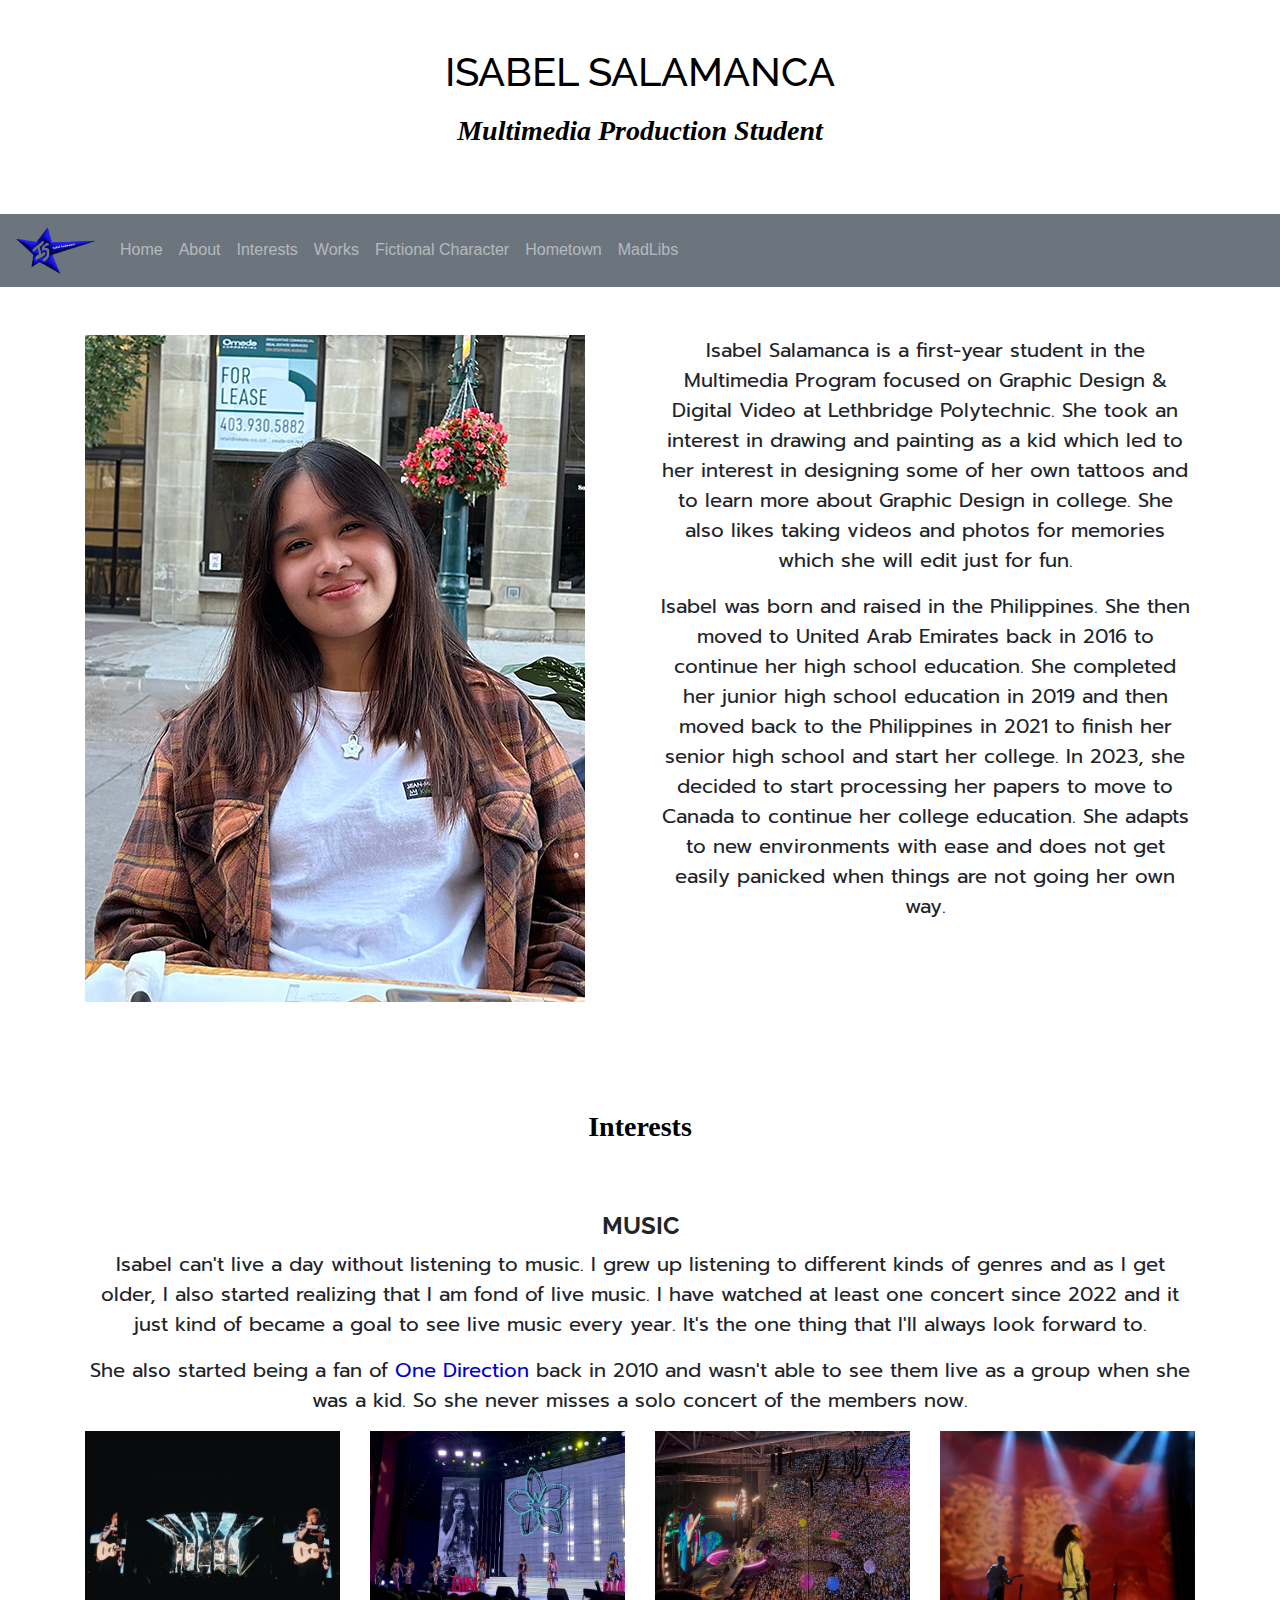
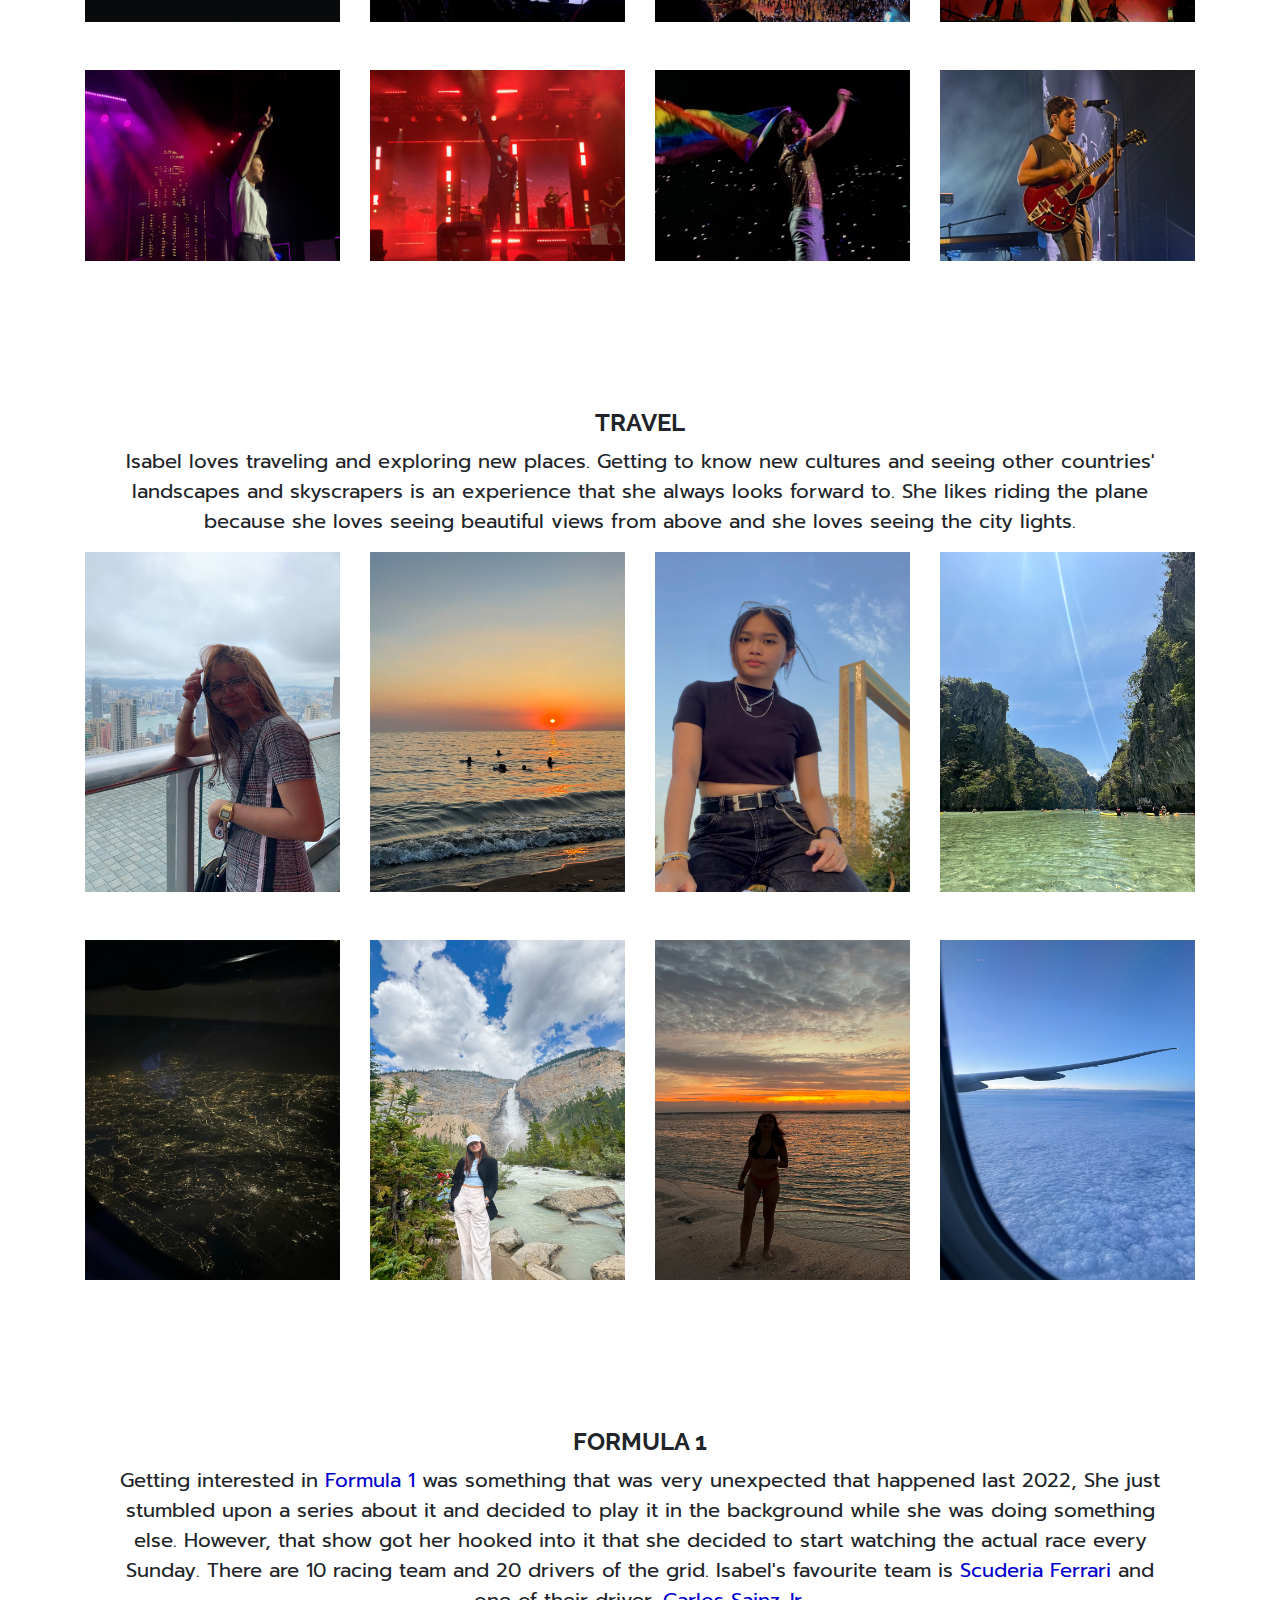
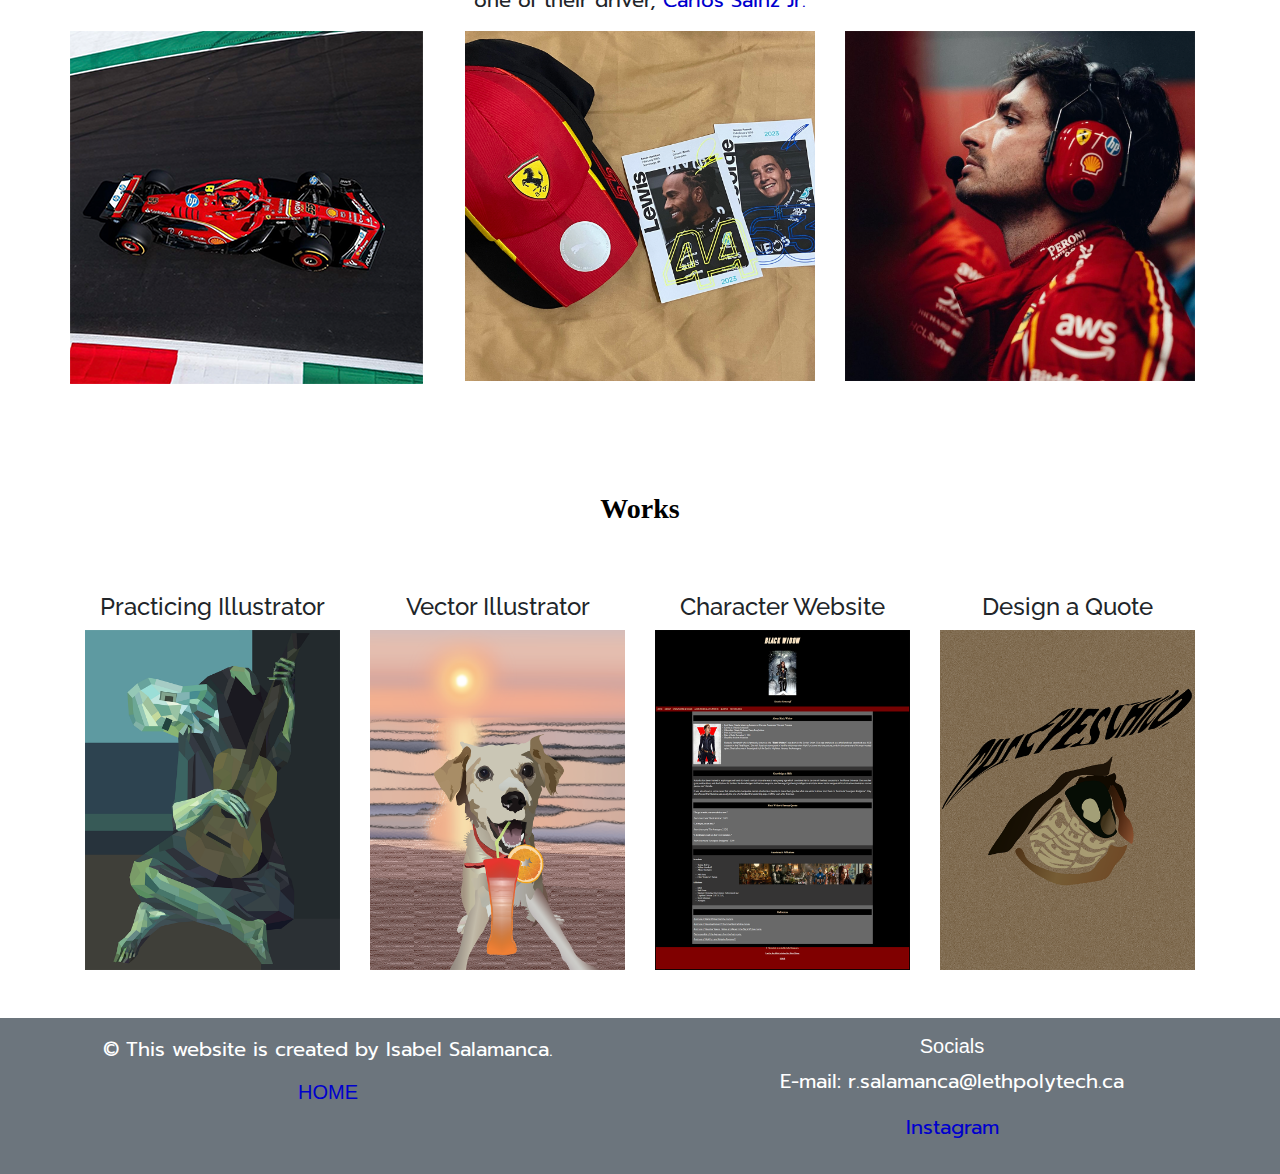
<file: index.html>
<!DOCTYPE html>
<html lang="en">
<head>
  <title>Isabel Salamanca Bio Page</title>
  <meta charset="utf-8">
  <meta name="viewport" content="width=device-width, initial-scale=1">

<!-- Latest compiled and minified CSS -->
<link rel="stylesheet" href="https://maxcdn.bootstrapcdn.com/bootstrap/4.5.2/css/bootstrap.min.css">

<!-- jQuery library -->
<script src="https://ajax.googleapis.com/ajax/libs/jquery/3.5.1/jquery.min.js"></script>

<!-- Popper JS -->
<script src="https://cdnjs.cloudflare.com/ajax/libs/popper.js/1.16.0/umd/popper.min.js"></script>

<!-- Latest compiled JavaScript -->
<script src="https://maxcdn.bootstrapcdn.com/bootstrap/4.5.2/js/bootstrap.min.js"></script>

<link href="myStyle.css" rel="stylesheet">
</head>


<body>
    <header>
      <div class="container-fluid p-5 text-white text-center">
        <h1>ISABEL SALAMANCA</h1>
        <h3><i>Multimedia Production Student</i></h3>
      </div>
    </header>


<nav class="navbar navbar-expand-lg navbar-dark bg-secondary">
  <a class="navbar-brand" href="#">
    <img src="images/izlogo.png" alt="logo">
  </a>
  <button class="navbar-toggler" type="button" data-toggle="collapse" data-target="#navbarNav" aria-controls="navbarNav" aria-expanded="false" aria-label="Toggle navigation">
    <span class="navbar-toggler-icon"></span>
  </button>
  <div class="collapse navbar-collapse" id="navbarNav">
    <ul class="navbar-nav">
      <li class="nav-item">
        <a class="nav-link" href="#">Home</a>
      </li>
      <li class="nav-item">
        <a class="nav-link" href="#about">About</a>
      </li>
      <li class="nav-item">
        <a class="nav-link" href="#interests">Interests</a>
      </li>
      <li class="nav-item">
        <a class="nav-link" href="#works">Works</a>
      </li>
      <li class="nav-item">
        <a class="nav-link" href="SimpleOnePager_Salamanca/index.html" target="_blank">Fictional Character</a>
      </li>
      <li class="nav-item">
        <a class="nav-link" href="hometown" target="_blank">Hometown</a>
      </li>
      <li class="nav-item">
        <a class="nav-link" href="MadLibs_Salamanca/index.html" target="_blank">MadLibs</a>
      </li>
    </ul>
  </div>
</nav>

<section id="about">
  <div class="container d-flex mt-5">
    <div class="row">
    <div class="col-sm-6">
      <img class="img-fluid" src="images/izresized.png" alt="A picture of Isabel Salamanca.">
    </div>
    <div class="col-sm-6">
      <p>Isabel Salamanca is a first-year student in the Multimedia Program focused on Graphic Design &amp; Digital Video at Lethbridge Polytechnic. She took an interest in drawing and painting as a kid which led to her interest in designing some of her own tattoos and to learn more about Graphic Design in college. She also likes taking videos and photos for memories which she will edit just for fun.</p>
      <p> Isabel was born and raised in the Philippines. She then moved to United Arab Emirates back in 2016 to continue her high school education. She completed her junior high school education in 2019 and then moved back to the Philippines in 2021 to finish her senior high school and start her college. In 2023, she decided to start processing her papers to move to Canada to continue her college education. She adapts to new environments with ease and does not get easily panicked when things are not going her own way.</p>
    </div>
    </div>
  </div>
</section>


<section id="interests">
  <div class="container mt-5">
    <div class="row">
      <div class="col-sm-12" style="padding: 50px;">
        <h3><b>Interests</b></h3>
      </div>
    <div class="col-sm-12">
    <h4><b>MUSIC</b></h4>
      <p>Isabel can't live a day without listening to music. I grew up listening to different kinds of genres and as I get older, I also started realizing that I am fond of live music. I have watched at least one concert since 2022 and it just kind of became a goal to see live music every year. It's the one thing that I'll always look forward to.</p>
      <p>She also started being a fan of <a href="https://www.onedirectionmusic.com/gb/home.html" target="_blank">One Direction</a>  back in 2010 and wasn't able to see them live as a group when she was a kid. So she never misses a solo concert of the members now.</p>
    </div>

      <div class="col-sm-3">
        <img class="img-fluid" src="images/concerts/divide.png" alt="Ed Sheeran's Divide concert in the United Arab Emirates.">
      </div>
      <div class="col-sm-3">
        <img class="img-fluid" src="images/concerts/biniverse.png" alt="BINI's BINIverse concert in the Philippines.">
      </div>
      <div class="col-sm-3">
          <img class="img-fluid" src="images/concerts/motswt.png" alt="Coldplay's Music of the Spheres concert in the Phlippines.">
      </div>
      <div class="col-sm-3">
          <img class="img-fluid" src="images/concerts/jorja.png" alt="Jorja Smith's concert in the United Arab Emirates.">
      </div>
      <div class="col-sm-12">
      </div>
      <div class="container mt-5">
        <div class="row">
          <div class="col-sm-12" style="padding: 0px;">
          </div>
          <div class="col-sm-3">
            <img class="img-fluid" src="images/concerts/liam.png" alt="Liam Payne's concert in the United Arab Emirates.">
          </div>
          <div class="col-sm-3">
            <img class="img-fluid" src="images/concerts/ltwt.png" alt="Louis Tomlinson's World Tour concert in the Philippines.">
          </div>
          <div class="col-sm-3">
            <img class="img-fluid" src="images/concerts/hslot.png" alt="Harry Styles' Love on Tour concert concert in the Phlippines.">
          </div>
          <div class="col-sm-3">
            <img class="img-fluid" src="images/concerts/tslot.png" alt="Niall Horan's The Show Live on Tour concert in the Philippines.">
          </div>
        </div>
      </div>
    </div>
  </div>
</section>

<section id="travel">
  <div class="container mt-5">
    <div class="row">
      <div class="col-sm-12" style="padding: 50px;">
      </div>
        <div class="col-sm-12">
          <h4><b>TRAVEL</b></h4>
          <p>Isabel loves traveling and exploring new places. Getting to know new cultures and seeing other countries&apos; landscapes and skyscrapers is an experience that she always looks forward to. She likes riding the plane because she loves seeing beautiful views from above and she loves seeing the city lights.</p>
        </div>
        <div class="col-sm-3">
          <img class="img-fluid" src="images/travel/hongkong.png" alt="Hong Kong.">
        </div>
        <div class="col-sm-3">
          <img class="img-fluid" src="images/travel/bataan.png" alt="Sunset at Bataan.">
        </div>
        <div class="col-sm-3">
          <img class="img-fluid" src="images/travel/dubai.png" alt="Zabeel Park in Dubai.">
        </div>
        <div class="col-sm-3">
          <img class="img-fluid" src="images/travel/palawan.png" alt="El Nido's islands.">
        </div>
          <div class="container mt-5">
            <div class="row">
                <div class="col-sm-12" style="padding: 0px;">
                </div>
                <div class="col-sm-3">
                  <img class="img-fluid" src="images/travel/japan.png" alt="My plane view flying above Japan.">
                </div>
                <div class="col-sm-3">
                  <img class="img-fluid" src="images/travel/yoho.png" alt="Yoho National Park.">
                </div>
                <div class="col-sm-3">
                  <img class="img-fluid" src="images/travel/bolinao.png" alt="Sunset at Bolinao">
                </div>
                <div class="col-sm-3">
                  <img class="img-fluid" src="images/travel/plane.png" alt="My airplane view.">
              </div>
          </div>    
        </div>
    </div>
  </div>
</section>


<section id="f1">
  <div class="container mt-5">
    <div class="row">
      <div class="col-sm-12" style="padding: 50px;">
      </div>
    </div>
      <div class="col-sm-12">
        <h4><b>FORMULA 1</b></h4>
        <p>Getting interested in <a href="https://www.formula1.com/" target="_blank">Formula 1</a> was something that was very unexpected that happened last 2022, She just stumbled upon a series about it and decided to play it in the background while she was doing something else. However, that show got her hooked into it that she decided to start watching the actual race every Sunday. There are 10 racing team and 20 drivers of the grid. Isabel&apos;s favourite team is <a href="https://www.ferrari.com/en-EN/formula1" target="_blank">Scuderia Ferrari</a> and one of their driver, <a href="https://www.ferrari.com/en-EN/formula1/carlos-sainz" target="_blank">Carlos Sainz Jr.</a></p></div>
      <div class="row">
        <div class="col-sm-4" style="padding: 0px;">
          <img class="img-fluid" src="images/f1/sf24.png" alt="Scuderia Ferrari's SF-24">
        </div>
        <div class="col-sm-4">
          <img class="img-fluid" src="images/f1/merch.png" alt="My own F1 merch.">
        </div>
          <div class="col-sm-4">
            <img class="img-fluid" src="images/f1/cs55.png" alt="Scuderia Ferrari Driver, Carlos Sainz Jr.">
          </div>
    </div>
  </div>
</section>



<section id="works">
  <div class="container mt-5">
    <div class="row">
      <div class="col-sm-12" style="padding: 50px;">
        <h3><b>Works</b></h3>
      </div>
      
      <div class="col-sm-3">
        <h4>Practicing Illustrator</h4>
        <img class="img-fluid" src="images/works/PractingIllustrator_SalamancaEdited.png" alt="A Picture of my Practicing Illustrator work.">
      </div>
      <div class="col-sm-3">
          <h4>Vector Illustrator</h4>
          <img class="img-fluid" src="images/works/VectorIllustrator_IsabelSalamancaEdited.png" alt="A Picture of my Vector Illustrator work.">
      </div>
      <div class="col-sm-3">
        <h4>Character Website</h4>
        <img class="img-fluid" src="images/works/Character WebsiteEdited.png" alt="A Picture of my Character Website work.">
    </div>
    <div class="col-sm-3">
        <h4>Design a Quote</h4>
        <img class="img-fluid" src="images/works/Quote_SalamancaEdited.png" alt="A picture of Design a Quote work.">
      </div>

    </div>
  </div>
</section>


<section>
  <footer class="bg-secondary text-white mt-5 p-3">
    <div class="container-fluid content-center text-black">
      <div class="row text-center">
        <div class="col-sm-6">
          <p class="text-center">&copy; This website is created by Isabel Salamanca.
          <h5><a href="#">HOME</a></h5>
          </p>
        </div>
        <div class="col-sm-6">
          <h5>Socials</h5>
          <p>E-mail: r.salamanca@lethpolytech.ca</p>
          <p class="text-center"><a href="https://www.instagram.com/iyasalamanca/" target="_blank">Instagram</a></p>
        </div>
        </div>
    </div>
  </footer>
</section>


</body>
</html>
</file>
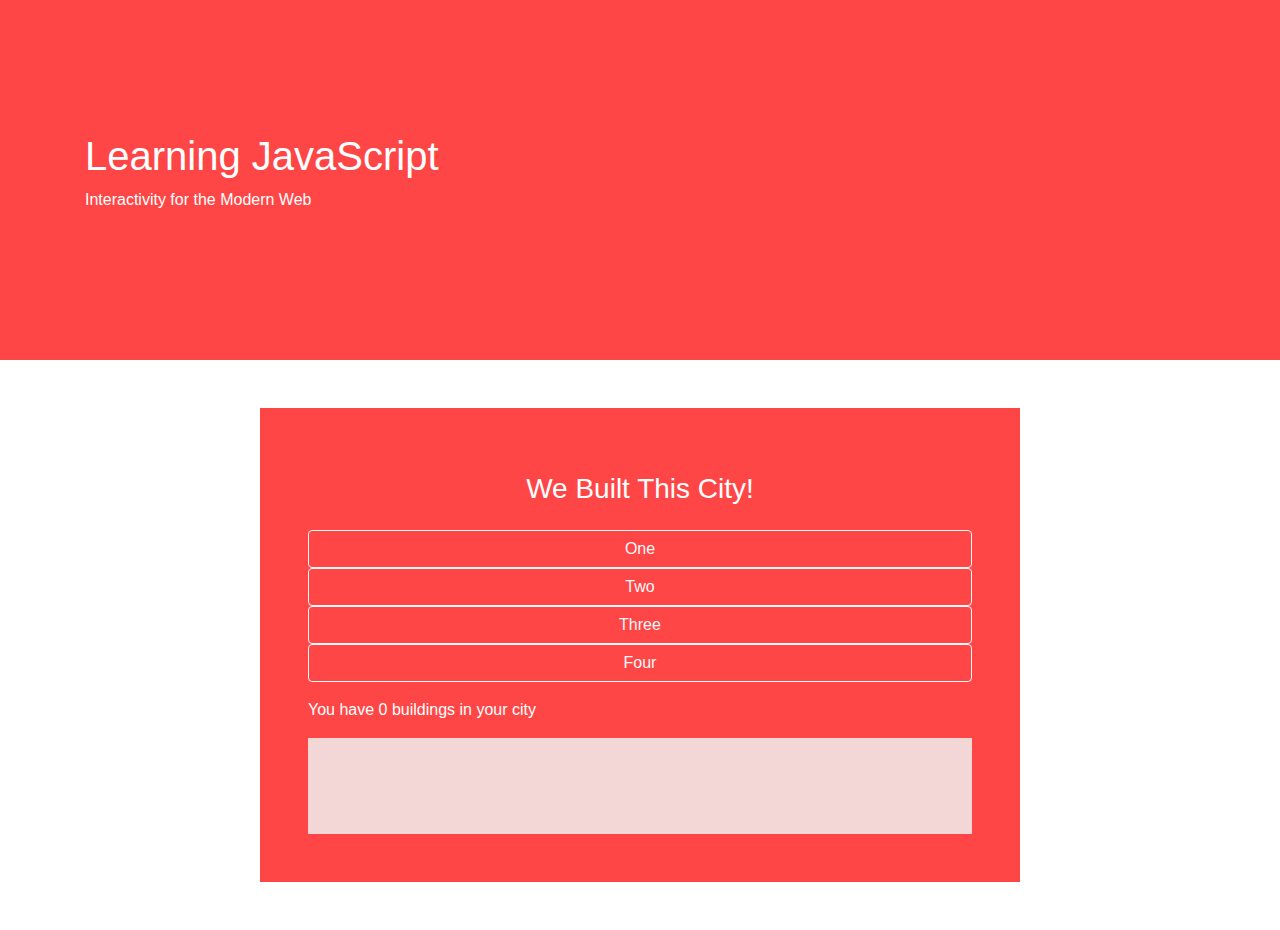
<file: cityBuilderStart/index.html>
<!DOCTYPE html>
<html lang="en">

<head>
    <meta charset="UTF-8">
    <meta http-equiv="X-UA-Compatible" content="IE=edge">
    <meta name="viewport" content="width=device-width, initial-scale=1.0">

    <title>Intro to Javascript</title>

    <!-- Latest compiled and minified CSS -->
    <link rel="stylesheet" href="https://cdn.jsdelivr.net/npm/bootstrap@4.6.1/dist/css/bootstrap.min.css">

    <!-- My CSS -->
    <link rel="stylesheet" href="css/build.css">

    <!-- jQuery library -->
    <script src="https://cdn.jsdelivr.net/npm/jquery@3.6.0/dist/jquery.slim.min.js"></script>

    <!-- Popper JS -->
    <script src="https://cdn.jsdelivr.net/npm/popper.js@1.16.1/dist/umd/popper.min.js"></script>

    <!-- Latest compiled JavaScript -->
    <script src="https://cdn.jsdelivr.net/npm/bootstrap@4.6.1/dist/js/bootstrap.bundle.min.js"></script>

</head>

<body>

    <!----------------------------- Header -------------------------------------------->
    <header class="bg-main">
        <div class="container">
            <div class="row align-items-center customHeight">
                <div class="col-sm-6 text-white">
                    <h1>Learning JavaScript</h1>
                    <p>Interactivity for the Modern Web</p>
                </div>
            </div>
        </div>
    </header>

    <section>
        <div class="container py-5">
            <div class="row">
                <div id="column1" class="col-sm-8 mx-auto bg-main p-5 text-white">
                    <!---------------------The column where things will change!----------------------->
                    <h3 class="text-center py-3">We Built This City!</h3>

                    <!-- Form with only a button that will call a Javascript function -->
                   <form action="javascript:buildOne();">
                    <button type="submit" class="btn btn-outline-light btn-block">One</button>
                   </form>
                    

                    <!-- Form with only a button that will call a different Javascript function -->
                    <form action="javascript:buildTwo();">
                        <button type="submit" class="btn btn-outline-light btn-block">Two</button>
                    </form>
                    
                    <!-- Form with only a button that will call a third Javascript function -->
                    <form action="javascript:buildThree();">
                        <button type="submit" class="btn btn-outline-light btn-block">Three</button>
                    </form>

                    <!-- Form with only a button that will call a third Javascript function -->
                    <form action="javascript:buildFour();">
                        <button type="submit" class="btn btn-outline-light btn-block">Four</button>
                    </form>


                    <!-- Div that will display a message about how many buildings the user put into the city -->
                    <div id="city" class="my-3"> </div>

                    <!-- Div that will display the buildings the user put into the city -->
                    <div id="cityGraphic" class="bg_city p-5"></div>

                </div>

            </div>
        </div>
    </section>


    <!---------------------Your Custom Javascript----------------------->

    <script src="js/build.js"></script>

</body>

</html>
</file>
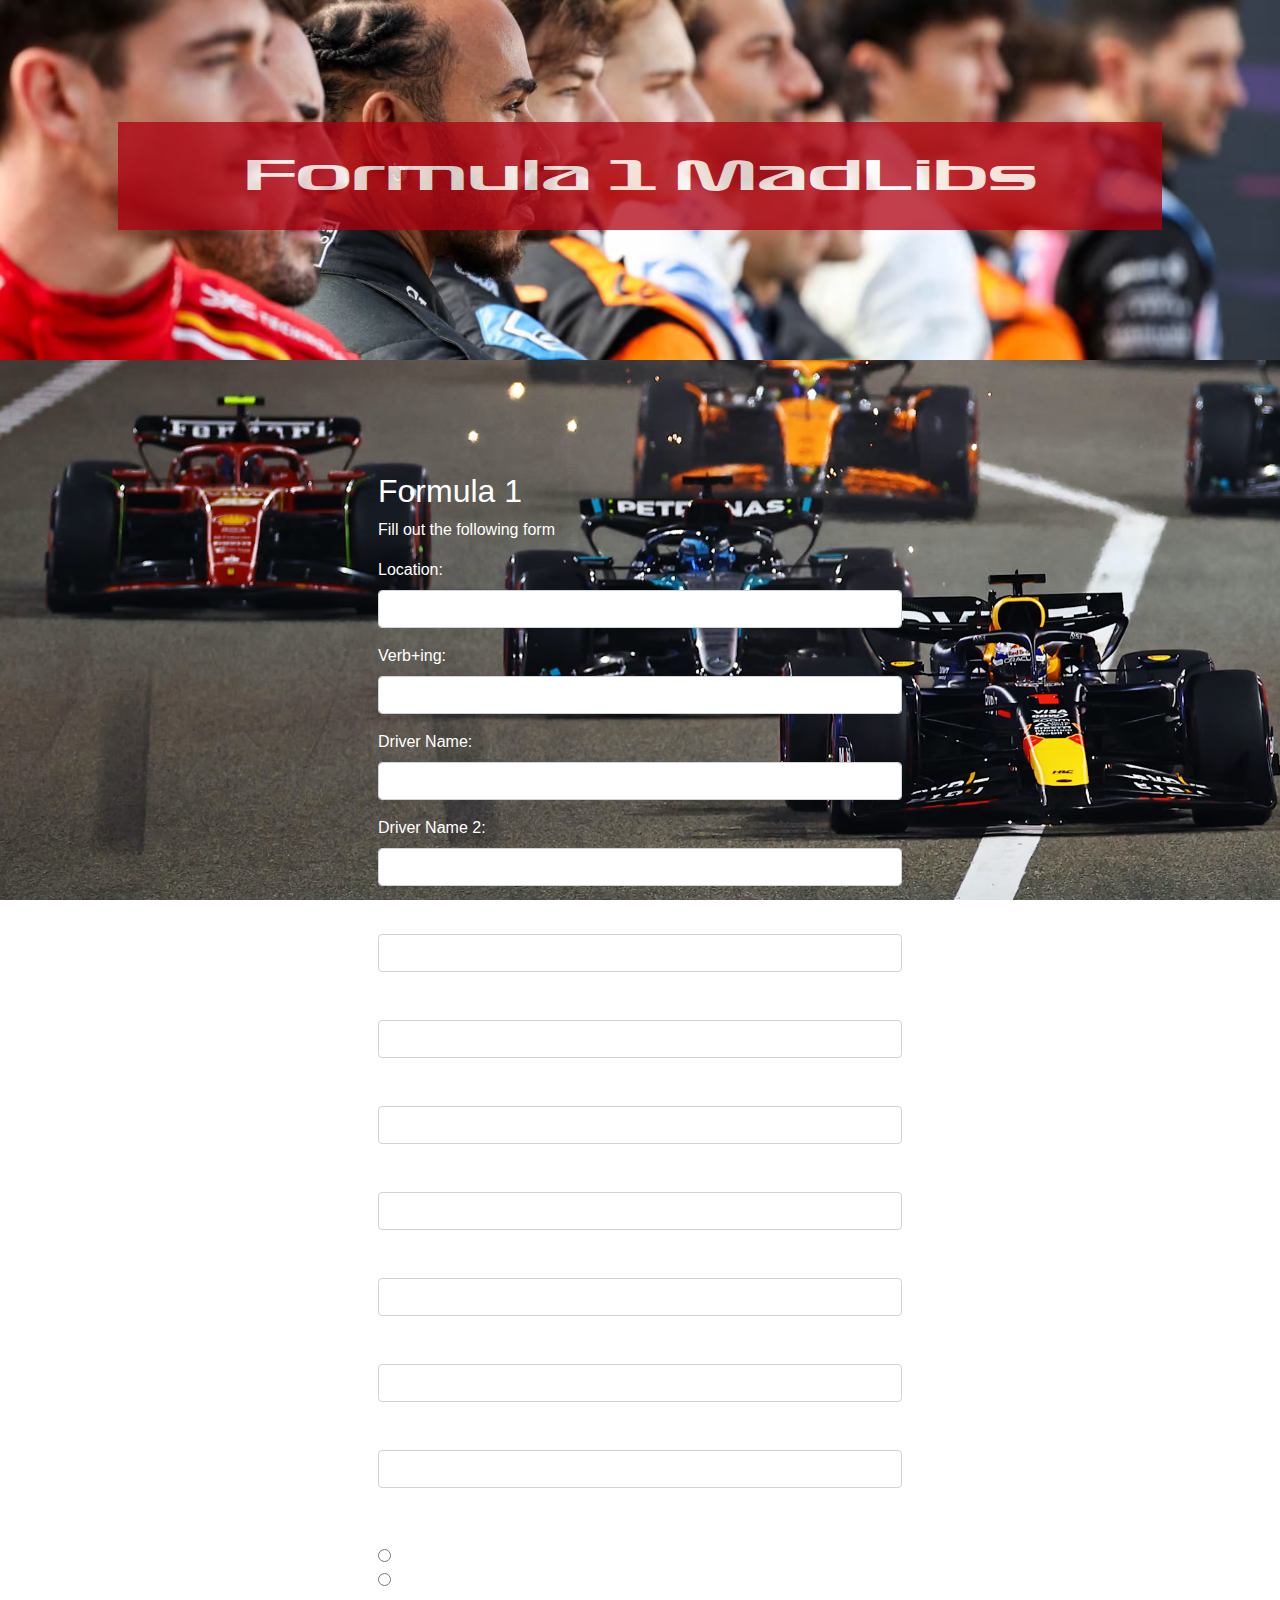
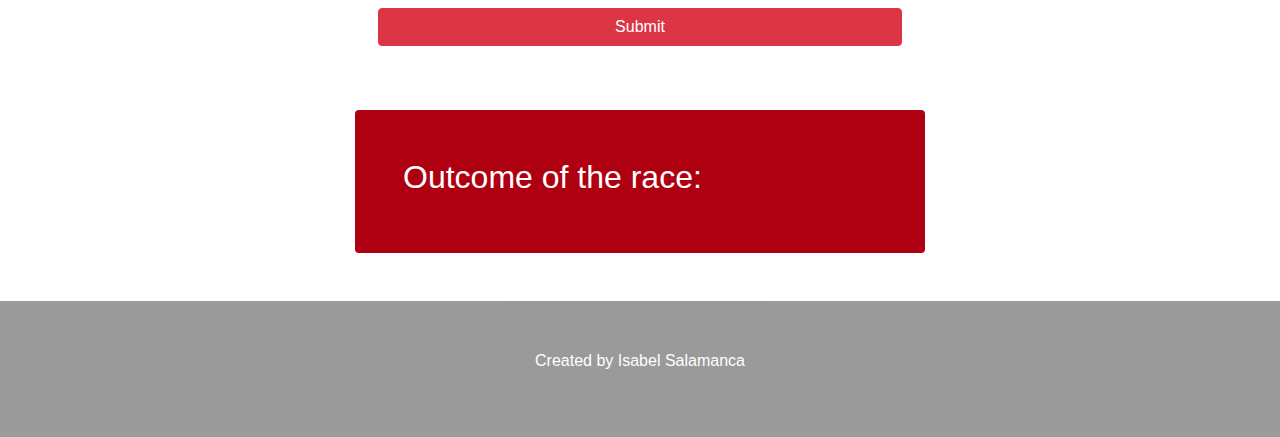
<file: MadLibs_Salamanca/index.html>
<!DOCTYPE html>
<html lang="en">

<head>
    <meta charset="UTF-8">
    <meta http-equiv="X-UA-Compatible" content="IE=edge">
    <meta name="viewport" content="width=device-width, initial-scale=1.0">

    <title>Formula 1 MadLibs</title>

    <!-- Latest compiled and minified CSS -->
    <link rel="stylesheet" href="https://cdn.jsdelivr.net/npm/bootstrap@4.6.1/dist/css/bootstrap.min.css">

    <!-- My CSS -->
    <link rel="stylesheet" href="css/myStyles.css">

    <!-- jQuery library -->
    <script src="https://cdn.jsdelivr.net/npm/jquery@3.6.0/dist/jquery.slim.min.js"></script>

    <!-- Popper JS -->
    <script src="https://cdn.jsdelivr.net/npm/popper.js@1.16.1/dist/umd/popper.min.js"></script>

    <!-- Latest compiled JavaScript -->
    <script src="https://cdn.jsdelivr.net/npm/bootstrap@4.6.1/dist/js/bootstrap.bundle.min.js"></script>

</head>

<body>

    <!--Masthead-->
    <header>
        <div class="container">
            <div class="row align-items-center customHeight">
                <div id="head" class="col-sm-12 text-white mx-auto p-5 rounded">
                    <h1 class="head">Formula 1 MadLibs</h1>
                </div>
            </div>
        </div>
    </header>

    <!--Main Content-->
    <section>
        <div class="container py-5">

            <!--Row for the Form-->
            <div class="row my-5 p-3">
                <div class="col-sm-6 mx-auto">
                    <h2>Formula 1</h2>
                    <p>Fill out the following form</p>

                    <!--Form Goes Here-->
                    <!--The HTML <form> element is used to create an HTML form for user input-->
                    <!--One of the most used form element is the <input> element. This creates an input into which the user can enter information-->
                    <!--The 'type' attribute will change the way the input looks-->
                    <!--The <label> element defines a label for several form elements. -->
                    <!--Then we will use a button to trigger our Javascript code!-->


                    <form action="javascript:write();">
                        <div class="form-group">
                            <label for="location">Location:</label>
                            <input class="form-control" type="text" id="loc">
                        </div>
                        <div class="form-group">
                            <label for="verb">Verb+ing:</label>
                            <input class="form-control" type="text" id="ver">
                        </div>
                        <div class="form-group">
                            <label for="drvrname">Driver Name:</label>
                            <input class="form-control" type="text" id="drvrname">
                        </div>
                        <div class="form-group">
                            <label for="drvrname2">Driver Name 2:</label>
                            <input class="form-control" type="text" id="drvrname2">
                        </div>
                        <div class="form-group">
                            <label for="colour">Colour:</label>
                            <input class="form-control" type="text" id="colour">
                        </div>
                        <div class="form-group">
                            <label for="rivaldrvrteam">Driver Team of Driver Number 2:</label>
                            <input class="form-control" type="text" id="rivaldrvrteam">
                        </div>
                        <div class="form-group">
                            <label for="rrivaldrvrname">Rival Driver Name 1:</label>
                            <input class="form-control" type="text" id="rivaldrvrname1">
                        </div>
                        <div class="form-group">
                            <label for="adverb">Adverb:</label>
                            <input class="form-control" type="text" id="adv">
                        </div>
                        <div class="form-group">
                            <label for="num">Number:</label>
                            <input class="form-control" type="text" id="num">
                        </div>
                        <div class="form-group">
                            <label for="rivaldrvrname2">Rival Driver Name 2:</label>
                            <input class="form-control" type="text" id="rivaldrvrname2">
                        </div>
                        <div class="form-group">
                            <label for="rivaldrvrname3">Rival Driver Name 3:</label>
                            <input class="form-control" type="text" id="rivaldrvrname3">
                        </div>



                        <div class="form-group">
                            <p>Weather:</p>
                            <div class="form-check">
                                <label class="form-check-label">
                                    <input class="form-check-input" type="radio" value="rainy" id="rainy" name="weather">Rainy
                                </label>
                            </div>
                            <div class="form-check">
                                <label class="form-check-label">
                                    <input class="form-check-input" type="radio" value="sunny" id="sunny" name="weather">Sunny
                                </label>
                            </div>
                        </div>

                        <button type="submit" class="btn btn-block btn-outline-danger">Submit</button>
                    </form>

                </div>
            </div>

            <div class="row">
                <div id="output" class="col-sm-6 mx-auto p-5 rounded text-white">
                    <h2>Outcome of the race:</h2>
                </div>
            </div>
        </div>
    </section>

    <!--Footer-->
    <footer>
        <div id="footer" class="container-fluid text-white text-center p-5">
            <div class="row">
                <div class="col-sm-12">
                    <p>Created by Isabel Salamanca</p>
                </div>
            </div>
        </div>
    </footer>

    <!--Your Custom Javascript-->

    <script src="js/formHandler.js"></script>


</body>

</html>
</file>
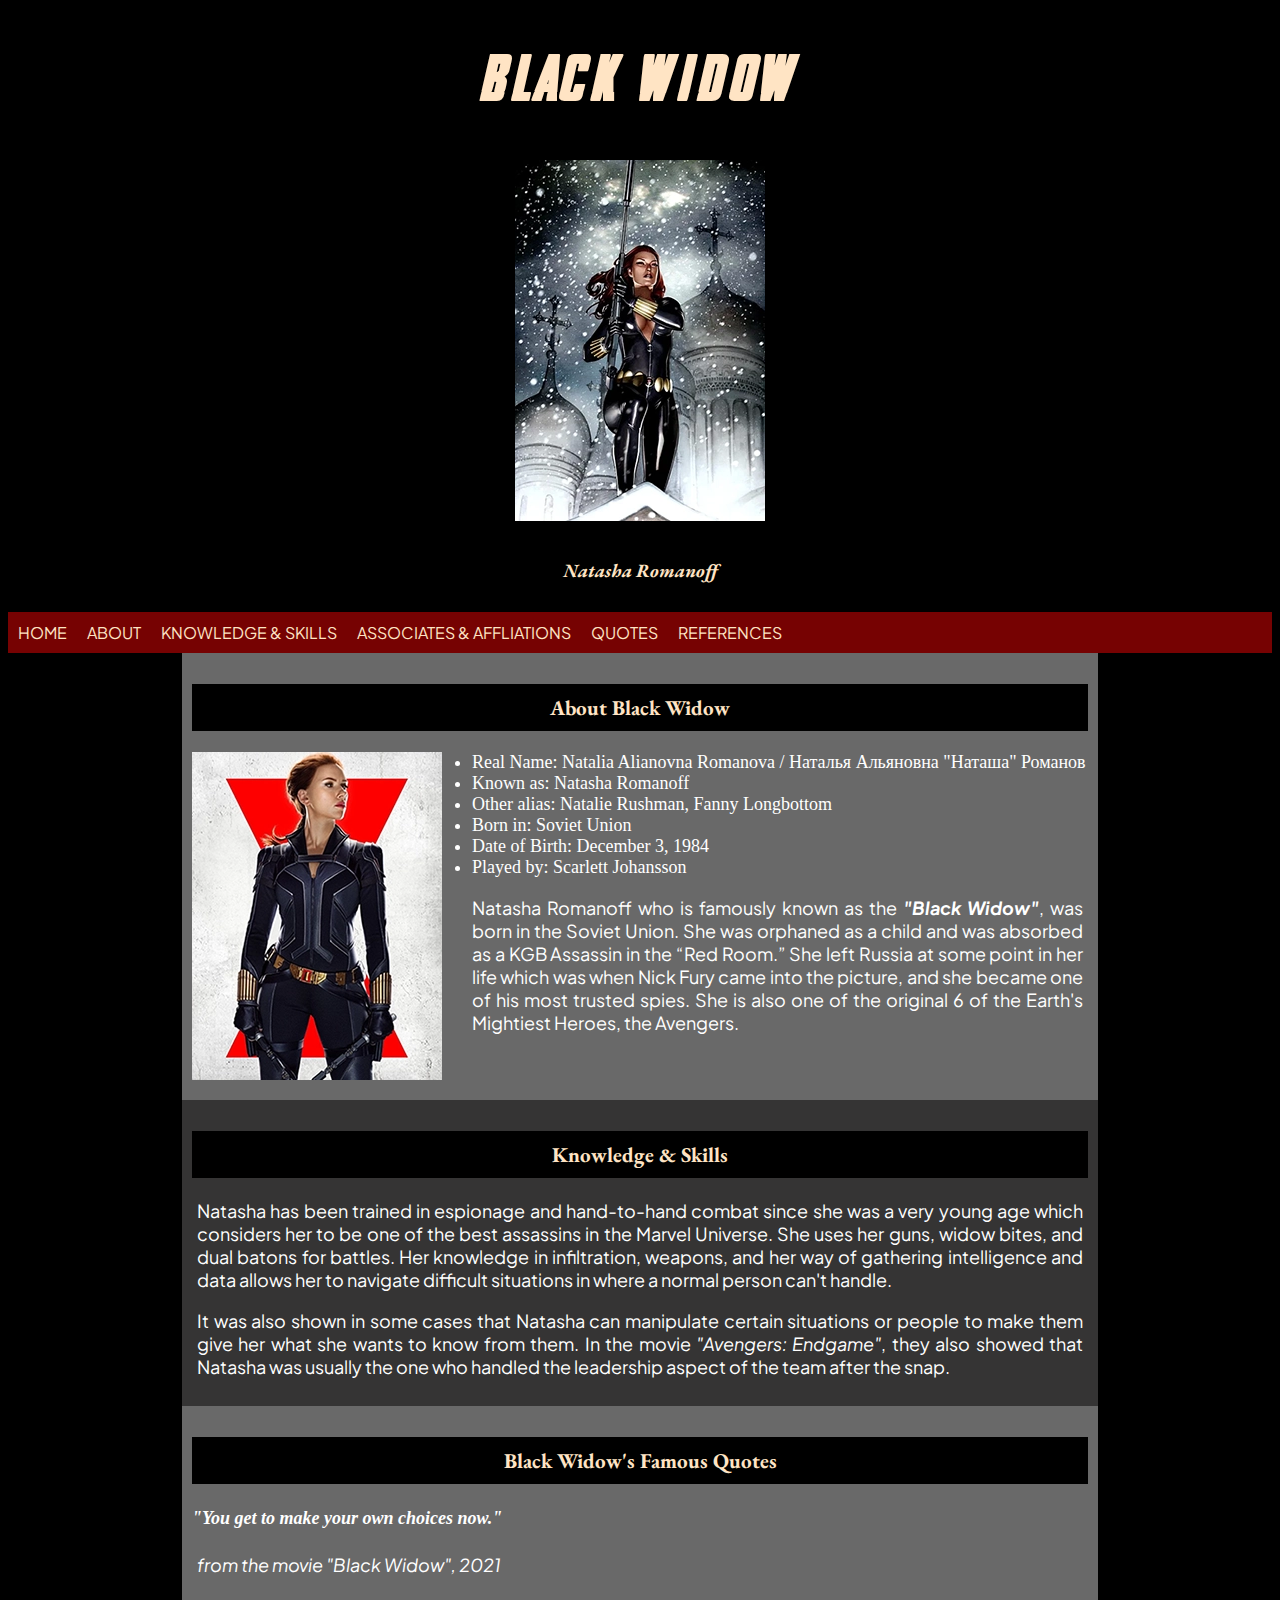
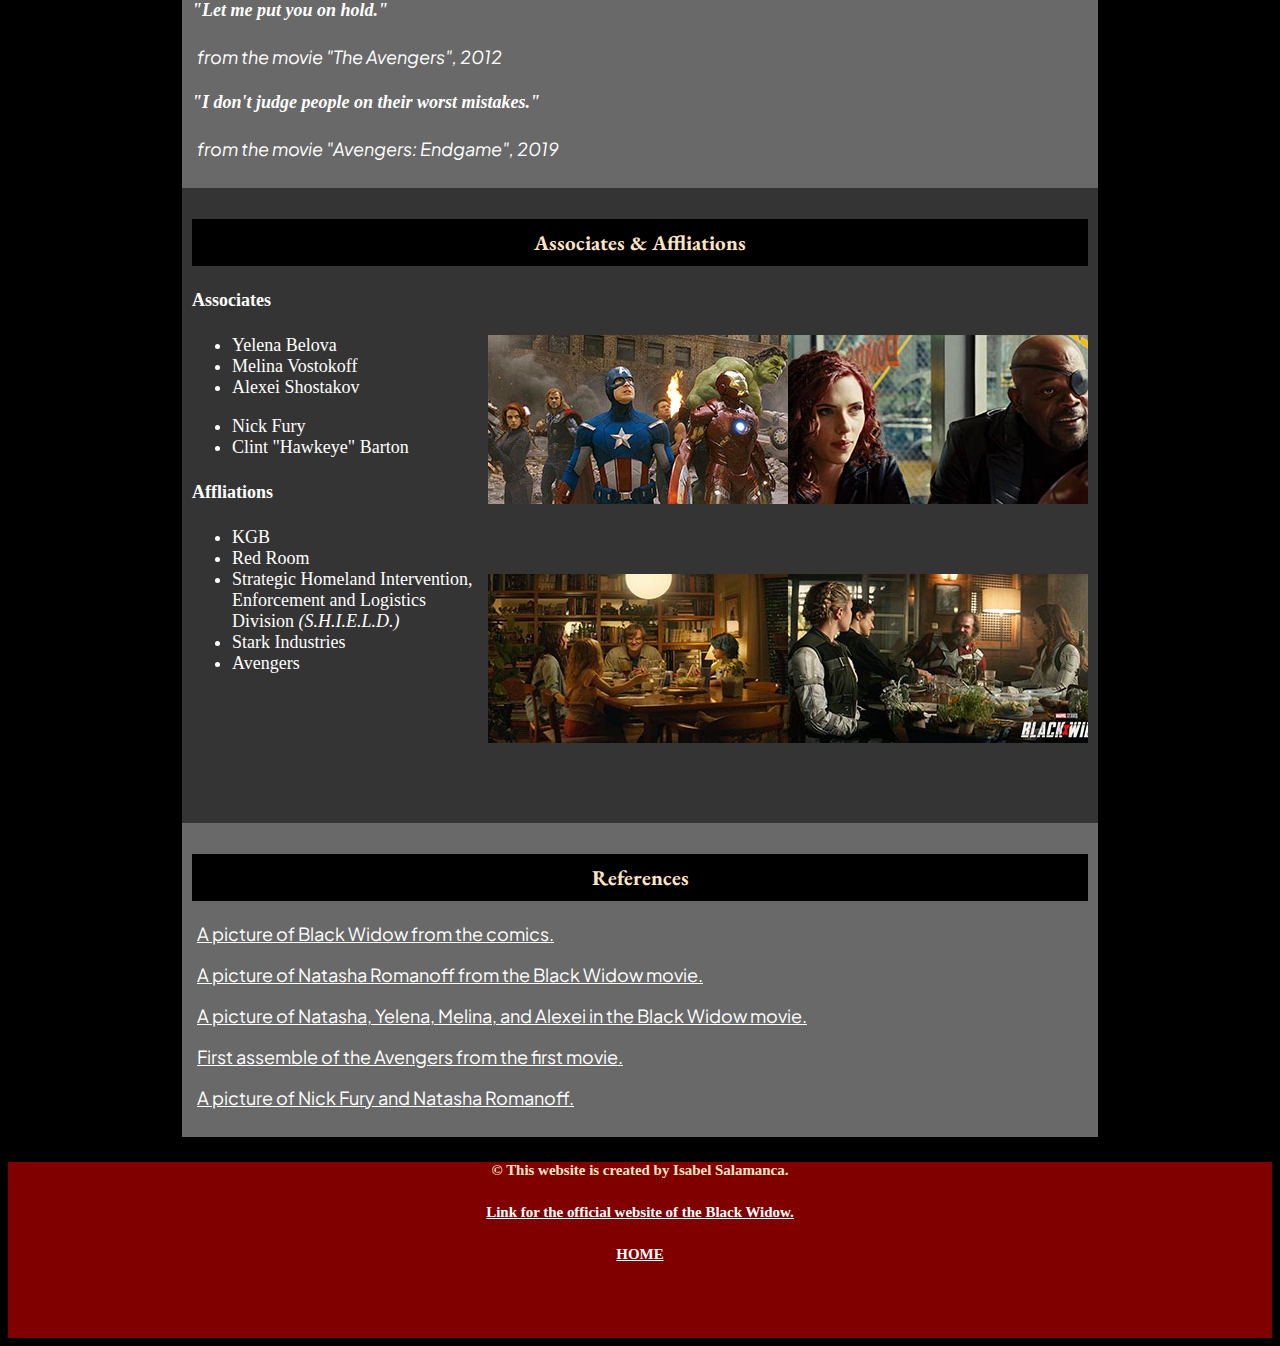
<file: SimpleOnePager_Salamanca/index.html>
<!DOCTYPE html>
<html lang="en">
<head>
    <meta charset="UTF-8">
    <meta name="viewport" content="width=device-width, initial-scale=1.0">
    <title>Black Widow</title>
</head>
<body>
    <!-- after the body tag -->

    <header>

    <h1>BLACK WIDOW</h1>
    <img src="images/bw black costume comic.webp" alt="A picture of Black Widow from the comics"> 

    <link href="blackwidow.css" rel="stylesheet">

</header>

<h3>
    <link rel="preconnect" href="https://fonts.googleapis.com">
    <link rel="preconnect" href="https://fonts.gstatic.com" crossorigin>
    <link href="https://fonts.googleapis.com/css2?family=EB+Garamond:ital,wght@0,400..800;1,400..800&display=swap" rel="stylesheet">
    
    
    
    <i>Natasha Romanoff</i></h3>

<nav>
<ul>
    <link rel="preconnect" href="https://fonts.googleapis.com">
<link rel="preconnect" href="https://fonts.gstatic.com" crossorigin>
<link href="https://fonts.googleapis.com/css2?family=EB+Garamond:ital,wght@0,400..800;1,400..800&family=Plus+Jakarta+Sans:ital,wght@0,200..800;1,200..800&display=swap" rel="stylesheet">
    <li><a href="#">HOME</a></li>
    <li><a href="#about">ABOUT</a></li>
    <li><a href="#kands">KNOWLEDGE &amp; SKILLS</a></li>
    <li><a href="#aanda">ASSOCIATES &amp; AFFLIATIONS</a></li>
    <li><a href="#quotes">QUOTES</a></li>
    <li><a href="#references">REFERENCES</a></li>
</ul>
</nav>

<section class="header" id="about">
<h3>About Black Widow</h3>
<img src="images/bw black costume movie.webp" alt="A picture of Natasha Romanoff from the Black Widow movie.">
<ul>
    <li>Real Name: Natalia Alianovna Romanova / Наталья Альяновна "Наташа" Романов</li>
    <li>Known as: Natasha Romanoff</li>
    <li>Other alias: Natalie Rushman, Fanny Longbottom</li>
    <li>Born in: Soviet Union</li>
    <li>Date of Birth: December 3, 1984</li>
    <li>Played by: Scarlett Johansson</li>
</ul>
    
    
<p>Natasha Romanoff who is famously known as the <b><i>"Black Widow"</i></b>, was born in the Soviet Union. She was orphaned as a child and was absorbed as a KGB Assassin in the “Red Room.” She left Russia at some point in her life which was when Nick Fury came into the picture, and she became one of his most trusted spies. She is also one of the original 6 of the Earth's Mightiest Heroes, the Avengers. 
    <link rel="preconnect" href="https://fonts.googleapis.com">
    <link rel="preconnect" href="https://fonts.gstatic.com" crossorigin>
    <link href="https://fonts.googleapis.com/css2?family=EB+Garamond:ital,wght@0,400..800;1,400..800&family=Plus+Jakarta+Sans:ital,wght@0,200..800;1,200..800&display=swap" rel="stylesheet">
</p>

</section>

<section class="alternate" id="kands">
<h3>Knowledge &amp; Skills</h3>
<p>Natasha has been trained in espionage and hand-to-hand combat since she was a very young age which considers her to be one of the best assassins in the Marvel Universe. She uses her guns, widow bites, and dual batons for battles. Her knowledge in infiltration, weapons, and her way of gathering intelligence and data allows her to navigate difficult situations in where a normal person can't handle.</p>

<p>It was also shown in some cases that Natasha can manipulate certain situations or people to make them give her what she wants to know from them. In the movie <i>"Avengers: Endgame"</i>, they also showed that Natasha was usually the one who handled the leadership aspect of the team after the snap.</p>
</section>


<section id="quotes">
    <h3>Black Widow's Famous Quotes</h3>
    
    <h4><b><i>"You get to make your own choices now."</i></b></h4>
    <p><i>from the movie "Black Widow", 2021</i></p>

    <h4><b><i>"Let me put you on hold."</i></b></h4>
    <p><i>from the movie "The Avengers", 2012</i></p>

    <h4><b><i>"I don't judge people on their worst mistakes."</i></b></h4>
    <p><i>from the movie "Avengers: Endgame", 2019</i></p>
</section>

<section class="alternate" id="aanda">
    <h3>Associates &amp; Affliations</h3>
    <h4>Associates</h4>
    <img src="images/nat nick.jpg" alt="Natasha and Nick">
    <img src="images/avengers first assemble.jpg" alt="First assemble of the Avengers from the first movie.">
    <img src="images/bw family pic  movie old.jpg" alt="A picture of Natasha, Yelena, Melina, and Alexei in the Black Widow movie.">
    <img src="images/bw family pic  movie young.jpg" alt="A picture of Natasha, Yelena, Melina, and Alexei in the Black Widow movie.">
    <ul>
        <li>Yelena Belova</li>
        <li>Melina Vostokoff</li>
        <li>Alexei Shostakov</li>
    </ul>
    
    
    <ul>
        <li>Nick Fury</li>
        <li>Clint "Hawkeye" Barton</li>
    </ul>
    <h4>Affliations</h4>
    <ul>
        <li>KGB</li>
        <li>Red Room</li>
        <li>Strategic Homeland Intervention, Enforcement and Logistics Division <i>(S.H.I.E.L.D.)</i></li>
        <li>Stark Industries</li>
        <li>Avengers</li>
    </ul>

</section>

<section id="references">
    <h3>References</h3>
    <p><a href="https://marvelcomicsfanon.fandom.com/wiki/Natasha_Romanoff_(Earth-2226)" target="_blank">A picture of Black Widow from the comics.</a></p>
    <p><a href="https://near-pure-good-hero.fandom.com/wiki/Black_Widow_(Marvel_Cinematic_Universe)" target="_blank">A picture of Natasha Romanoff from the Black Widow movie.</a></p>
    <p><a href="https://x.com/MarvelStudios/status/1417313795899199494" target="_blank">A picture of Natasha, Yelena, Melina, and Alexei in the Black Widow movie.</a></p>
    <p><a href="https://www.google.com/url?sa=i&url=https%3A%2F%2Fwww.youtube.com%2Fwatch%3Fv%3DoBqqI6NMeaM&psig=AOvVaw2N82wt7RSLwPpzri_tkMzQ&ust=1726858802934000&source=images&cd=vfe&opi=89978449&ved=0CBQQjRxqFwoTCODajb7Yz4gDFQAAAAAdAAAAABAE" target="_blank">First assemble of the Avengers from the first movie.</a></p>
    <p><a href="https://static1.srcdn.com/wordpress/wp-content/uploads/2020/04/Black-Widow-and-Nick-Fury-in-Iron-Man-2.jpg" target="_blank">A picture of Nick Fury and Natasha Romanoff.</a></p>
</section>

<footer>
    <h5><b> &copy; This website is created by Isabel Salamanca.</b></h5>
    <h5><a href="https://marvelcinematicuniverse.fandom.com/wiki/Black_Widow" target="_blank">Link for the official website of the Black Widow.</a></h5>
    <h5><a href="#">HOME</a></h5>

</footer>

    <!-- before the body tag -->

</body>
</html>
</file>
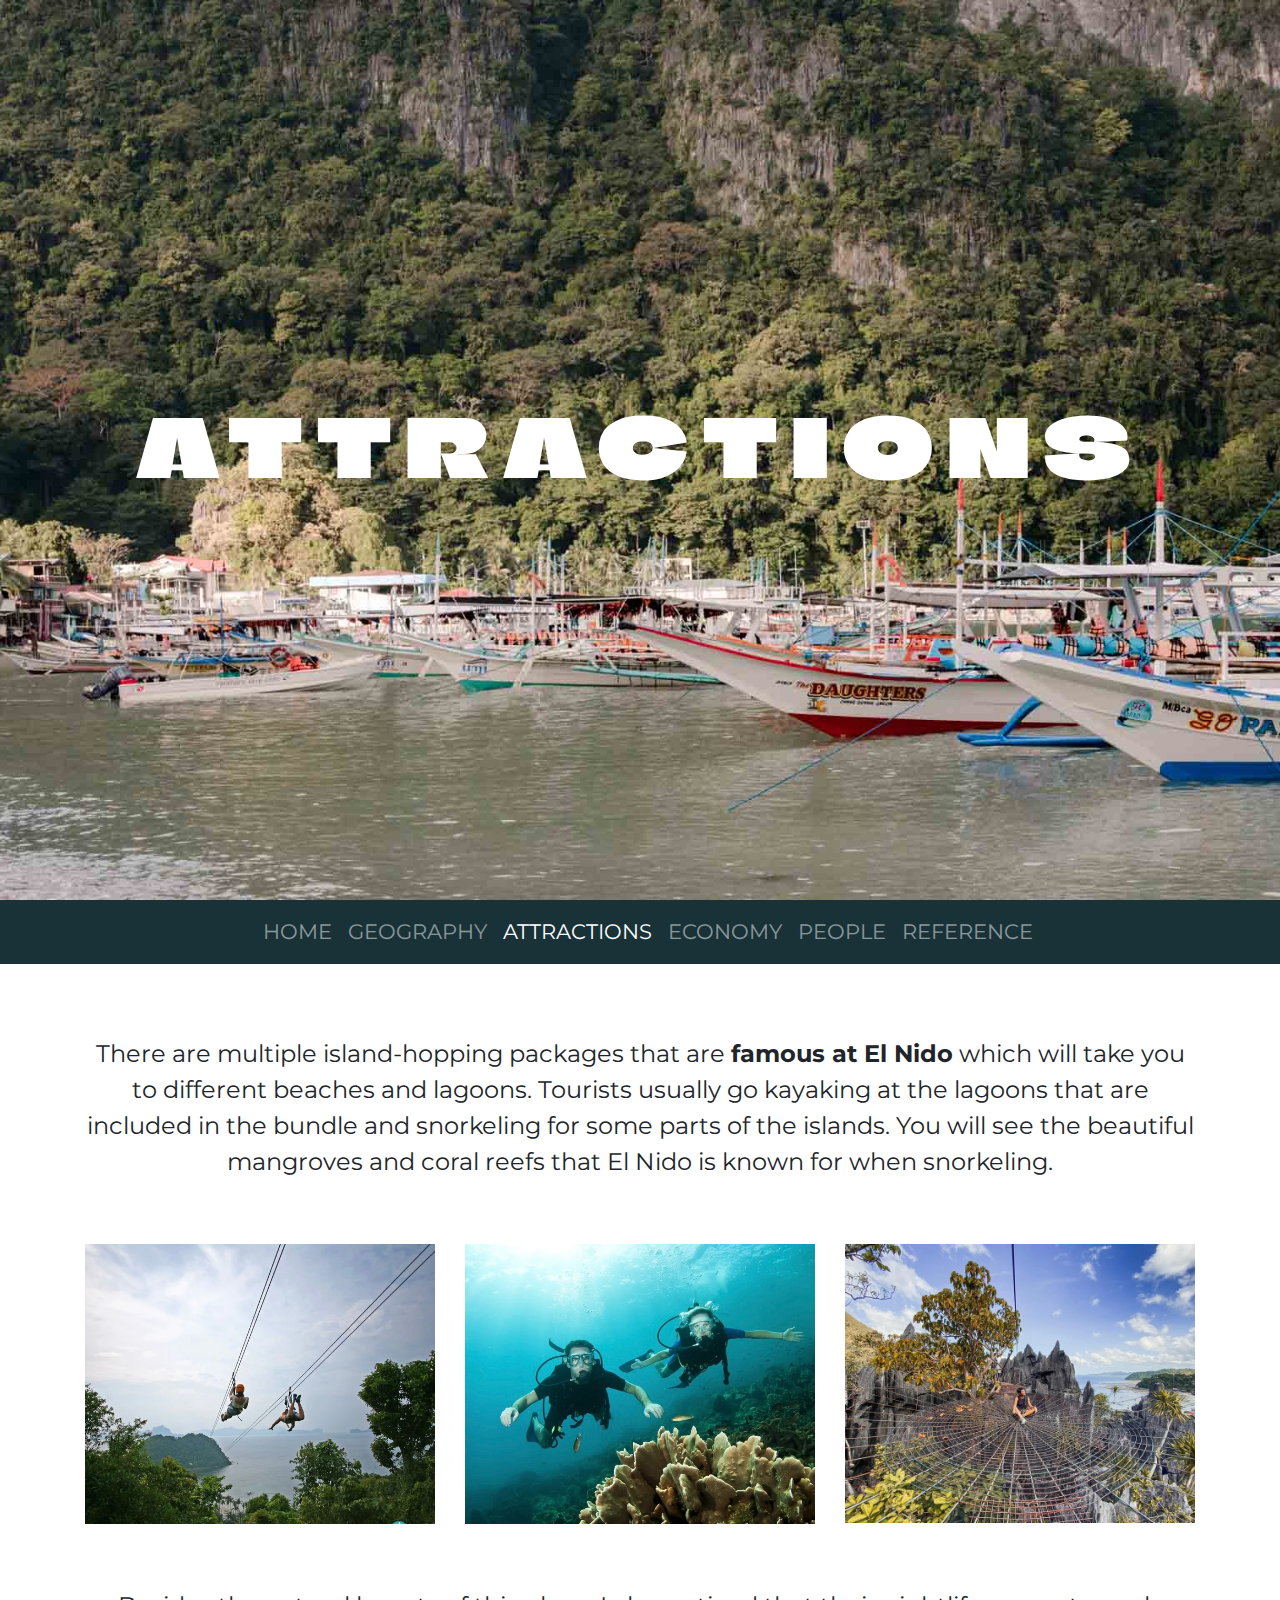
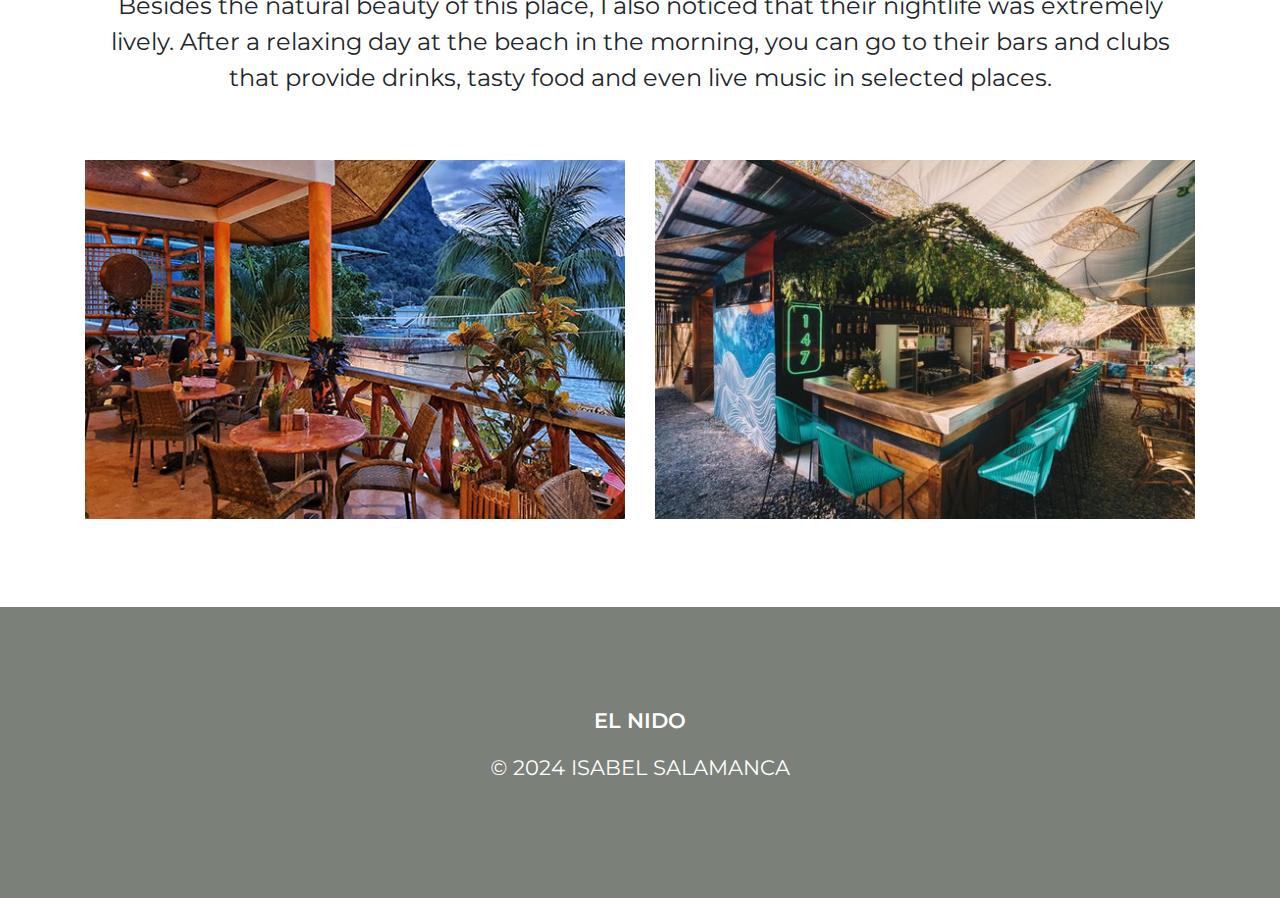
<file: hometown/attractions.html>
<!DOCTYPE html>
<html lang="en">
<head>
    <meta charset="UTF-8">
    <meta name="viewport" content="width=device-width, initial-scale=1.0">
    <title>ATTRACTIONS</title>

    <!-- Latest compiled and minified CSS -->
    <link rel="stylesheet" href="https://maxcdn.bootstrapcdn.com/bootstrap/4.5.2/css/bootstrap.min.css">

    <!-- jQuery library -->
    <script src="https://ajax.googleapis.com/ajax/libs/jquery/3.5.1/jquery.min.js"></script>

    <!-- Popper JS -->
    <script src="https://cdnjs.cloudflare.com/ajax/libs/popper.js/1.16.0/umd/popper.min.js"></script>

    <!-- Latest compiled JavaScript -->
    <script src="https://maxcdn.bootstrapcdn.com/bootstrap/4.5.2/js/bootstrap.min.js"></script>

    <!-- CSS -->
    <link rel="stylesheet" href="css/myStyle.css">
</head>
<body>
  
  <!-- Header -->
  <header id="header-attractions">
    <div class=" container header-text">
      <div class="row">
        <div class="col-sm-12">
          <h1>ATTRACTIONS</h1>
        </div>
      </div>
    </div>
  </header>

  <!-- Navigation -->
  <nav class="navbar navbar-expand-lg navbar-dark sticky-top">
    <a class="navbar-brand" href="#"></a>
    <button class="navbar-toggler" type="button" data-toggle="collapse" data-target="#navbarNavDropdown" aria-controls="navbarNavDropdown" aria-expanded="false" aria-label="Toggle navigation">
      <span class="navbar-toggler-icon"></span>
    </button>
    <div class="collapse navbar-collapse justify-content-center" id="navbarNavDropdown">
      <ul class="navbar-nav ">
        <li class="nav-item">
          <a class="nav-link" href="/scripting24/hometown">HOME</a>
        </li>
        <li class="nav-item">
          <a class="nav-link" href="/scripting24/hometown/geography">GEOGRAPHY</a>
        </li>
        <li class="nav-item">
          <a class="nav-link active" href="/scripting24/hometown/attractions">ATTRACTIONS</a>
        </li>
        <li class="nav-item">
          <a class="nav-link" href="/scripting24/hometown/economy">ECONOMY</a>
        </li>
        <li class="nav-item">
          <a class="nav-link" href="/scripting24/hometown/people">PEOPLE</a>
        </li>
        <li class="nav-item">
            <a class="nav-link" href="/scripting24/hometown/reference">REFERENCE</a>
          </li>
      </ul>
    </div>
  </nav>

  <!-- About -->
  <section id="about" class="py-5">
    <div class="container py-4">
      <div class="row">
        <div class="col-sm-12">
          <p class="custom-p">There are multiple island-hopping packages that are <b>famous at El Nido</b> which will take you to different beaches and lagoons. Tourists
            usually go kayaking at the lagoons that are included in the bundle and snorkeling for some parts of the islands. You will see the
            beautiful mangroves and coral reefs that El Nido is known for when snorkeling.
            </p>
        </div>
      </div>
      <div class="row">
        <div class="col-md-4 pt-5 column zoomIn">                               
          <figure><img src="images/attractions/zipline.jpg" alt="Zipline" class="img-fluid"></figure>
        </div>
        <div class="col-md-4 pt-5 column zoomIn">                               
          <figure><img src="images/attractions/scuba.jpg" alt="Scuba" class="img-fluid"></figure>
        </div>
        <div class="col-md-4 pt-5 column zoomIn">                               
          <figure><img src="images/attractions/canopy.JPG" alt="Canopy" class="img-fluid"></figure>
        </div>
      </div>
      <p class="custom-p pt-5">Besides the natural beauty of this place, I also noticed that their nightlife was extremely lively. After a relaxing day at the beach
        in the morning, you can go to their bars and clubs that provide drinks, tasty food and even live music in selected places.
        </p>
        <div class="row">
          <div class="col-md-6 pt-5 column zoomIn">                               
            <figure><img src="images/attractions/restau.jpg" alt="El Nido Restaurant" class="img-fluid"></figure>
          </div>
          <div class="col-md-6 pt-5 column zoomIn">                               
            <figure><img src="images/attractions/drinks.jpg" alt="El Nido Drinking Bar" class="img-fluid"></figure>
          </div>
        </div>
    </div>
  </section>

  <!-- Footer -->
  <footer id="footer">
    <div class="container py-5">
      <div class="row">
        <div class="col-sm-12 text-center">
          <p class="custom-p">EL NIDO</p>
          <p><em>©</em> 2024 ISABEL SALAMANCA</p>
        </div>
      </div>
    </div>
  </footer>

</body>
</html>
</file>
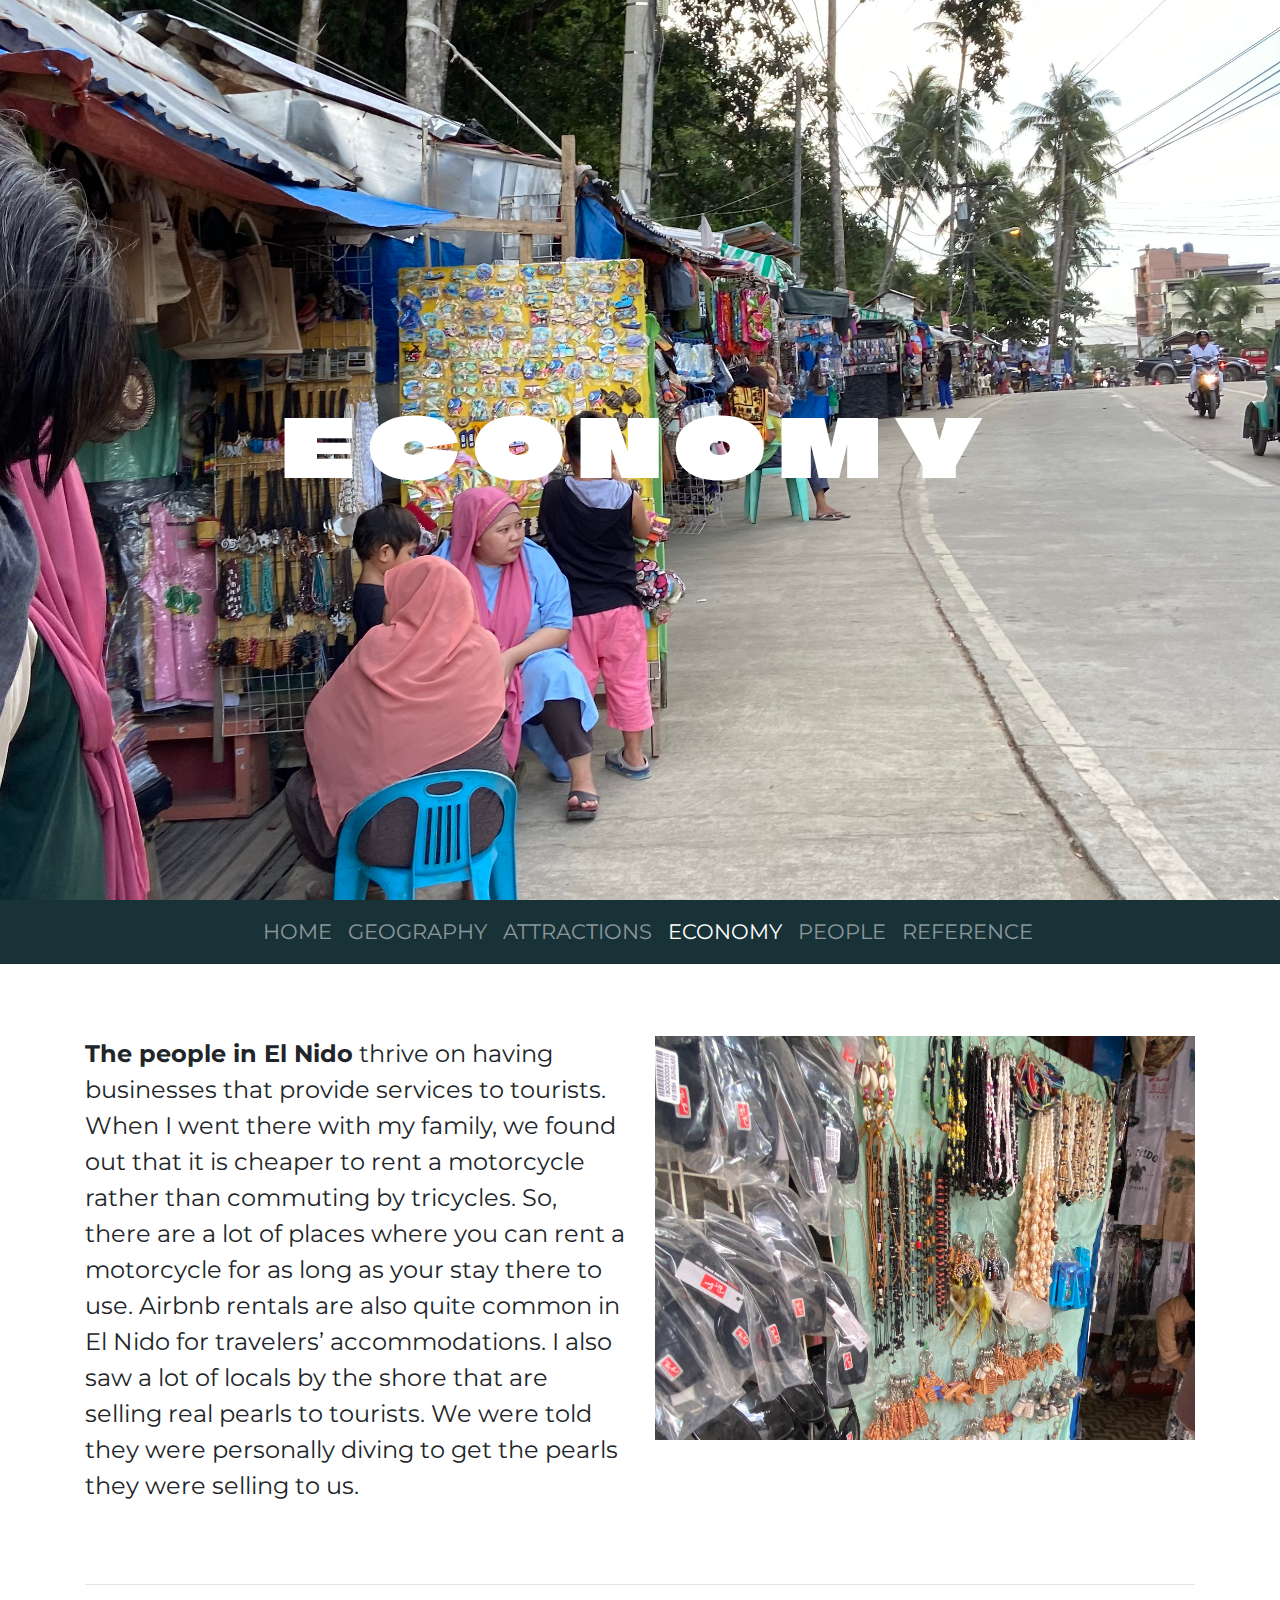
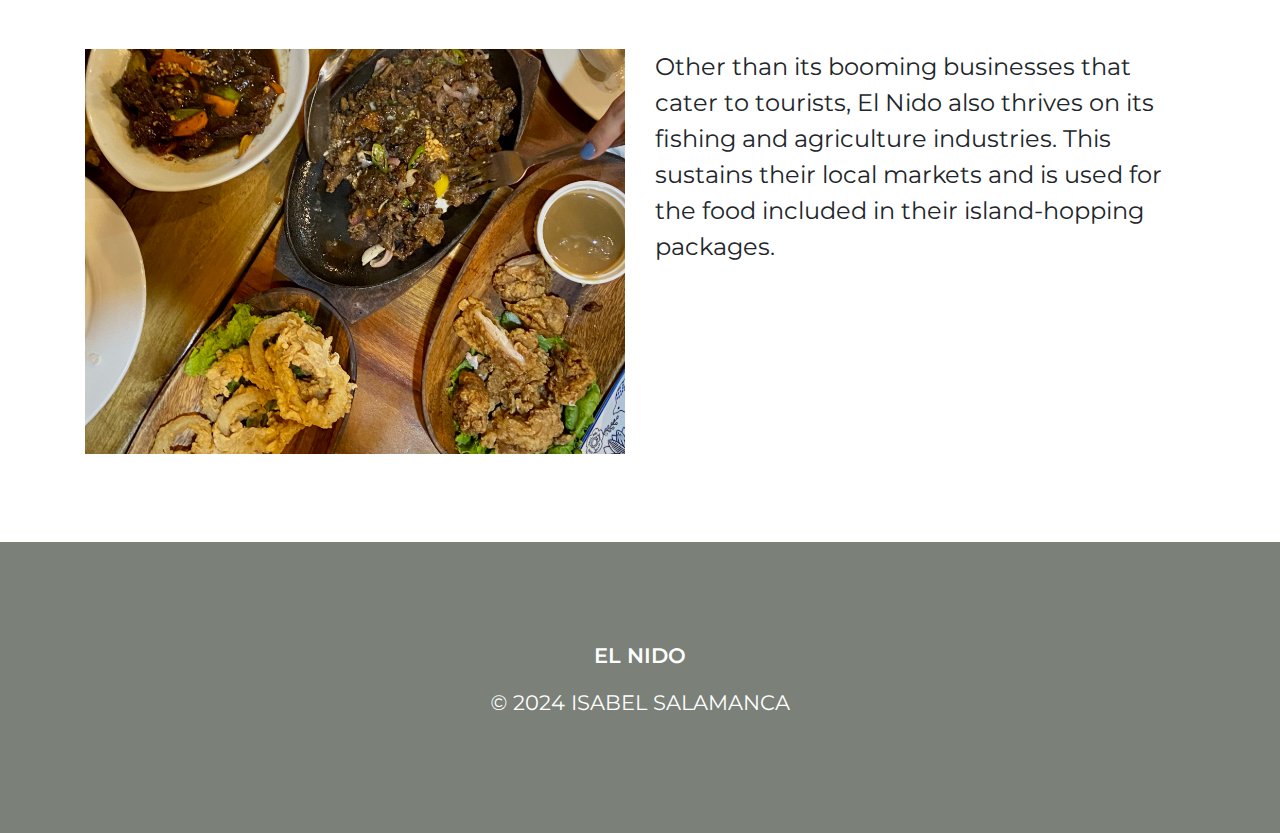
<file: hometown/economy.html>
<!DOCTYPE html>
<html lang="en">
<head>
    <meta charset="UTF-8">
    <meta name="viewport" content="width=device-width, initial-scale=1.0">
    <title>ECONOMY</title>

    <!-- Latest compiled and minified CSS -->
    <link rel="stylesheet" href="https://maxcdn.bootstrapcdn.com/bootstrap/4.5.2/css/bootstrap.min.css">

    <!-- jQuery library -->
    <script src="https://ajax.googleapis.com/ajax/libs/jquery/3.5.1/jquery.min.js"></script>

    <!-- Popper JS -->
    <script src="https://cdnjs.cloudflare.com/ajax/libs/popper.js/1.16.0/umd/popper.min.js"></script>

    <!-- Latest compiled JavaScript -->
    <script src="https://maxcdn.bootstrapcdn.com/bootstrap/4.5.2/js/bootstrap.min.js"></script>

    <!-- CSS -->
    <link rel="stylesheet" href="css/myStyle.css">
</head>
<body>
  
  <!-- Header -->
  <header id="header-economy">
    <div class=" container header-text">
      <div class="row">
        <div class="col-sm-12">
          <h1>ECONOMY</h1>
        </div>
      </div>
    </div>
  </header>

  <!-- Navigation -->
  <nav class="navbar navbar-expand-lg navbar-dark sticky-top">
    <a class="navbar-brand" href="#"></a>
    <button class="navbar-toggler" type="button" data-toggle="collapse" data-target="#navbarNavDropdown" aria-controls="navbarNavDropdown" aria-expanded="false" aria-label="Toggle navigation">
      <span class="navbar-toggler-icon"></span>
    </button>
    <div class="collapse navbar-collapse justify-content-center" id="navbarNavDropdown">
      <ul class="navbar-nav ">
        <li class="nav-item">
          <a class="nav-link" href="/scripting24/hometown">HOME</a>
        </li>
        <li class="nav-item">
          <a class="nav-link" href="/scripting24/hometown/geography">GEOGRAPHY</a>
        </li>
        <li class="nav-item">
          <a class="nav-link" href="/scripting24/hometown/attractions">ATTRACTIONS</a>
        </li>
        <li class="nav-item">
          <a class="nav-link active" href="/scripting24/hometown/economy">ECONOMY</a>
        </li>
        <li class="nav-item">
          <a class="nav-link" href="/scripting24/hometown/people">PEOPLE</a>
        </li>
        <li class="nav-item">
            <a class="nav-link" href="/scripting24/hometown/reference">REFERENCE</a>
          </li>
      </ul>
    </div>
  </nav>

  <!-- About -->
  <section id="about" class="py-5">
    <div class="container py-4">
      <div class="row">
        <div class="col-md-6 pb-5">
          <p class="custom-p-economy"><b>The people in El Nido</b> thrive on having businesses
            that provide services to tourists. When I went
            there with my family, we found out that it is
            cheaper to rent a motorcycle rather than
            commuting by tricycles. So, there are a lot of
            places where you can rent a motorcycle for as
            long as your stay there to use. Airbnb rentals are
            also quite common in El Nido for travelers’
            accommodations. I also saw a lot of locals by the
            shore that are selling real pearls to tourists. We
            were told they were personally diving to get the
            pearls they were selling to us.
            </p>
        </div>
        <div class="col-md-6 pb-5 column zoomIn">                               
          <figure><img src="images/economy/business.jpg" alt="El Nido Business" class="img-fluid"></figure>
        </div>
      </div>
      <hr>
      <div class="row">
        <div class="col-md-6 pt-5 column zoomIn">                               
          <figure><img src="images/economy/food.jpg" alt="El Nido Food" class="img-fluid"></figure>
        </div>
        <div class="col-md-6 pt-5">
          <p class="custom-p-economy">Other than its booming
            businesses that cater to
            tourists, El Nido also thrives
            on its fishing and agriculture
            industries. This sustains their
            local markets and is used for
            the food included in their
            island-hopping packages.
            </p>
        </div>
      </div>
      </div>
  </section>

  <!-- Footer -->
  <footer id="footer">
    <div class="container py-5">
      <div class="row">
        <div class="col-sm-12 text-center">
          <p class="custom-p">EL NIDO</p>
          <p><em>©</em> 2024 ISABEL SALAMANCA</p>
        </div>
      </div>
    </div>
  </footer>

</body>
</html>
</file>
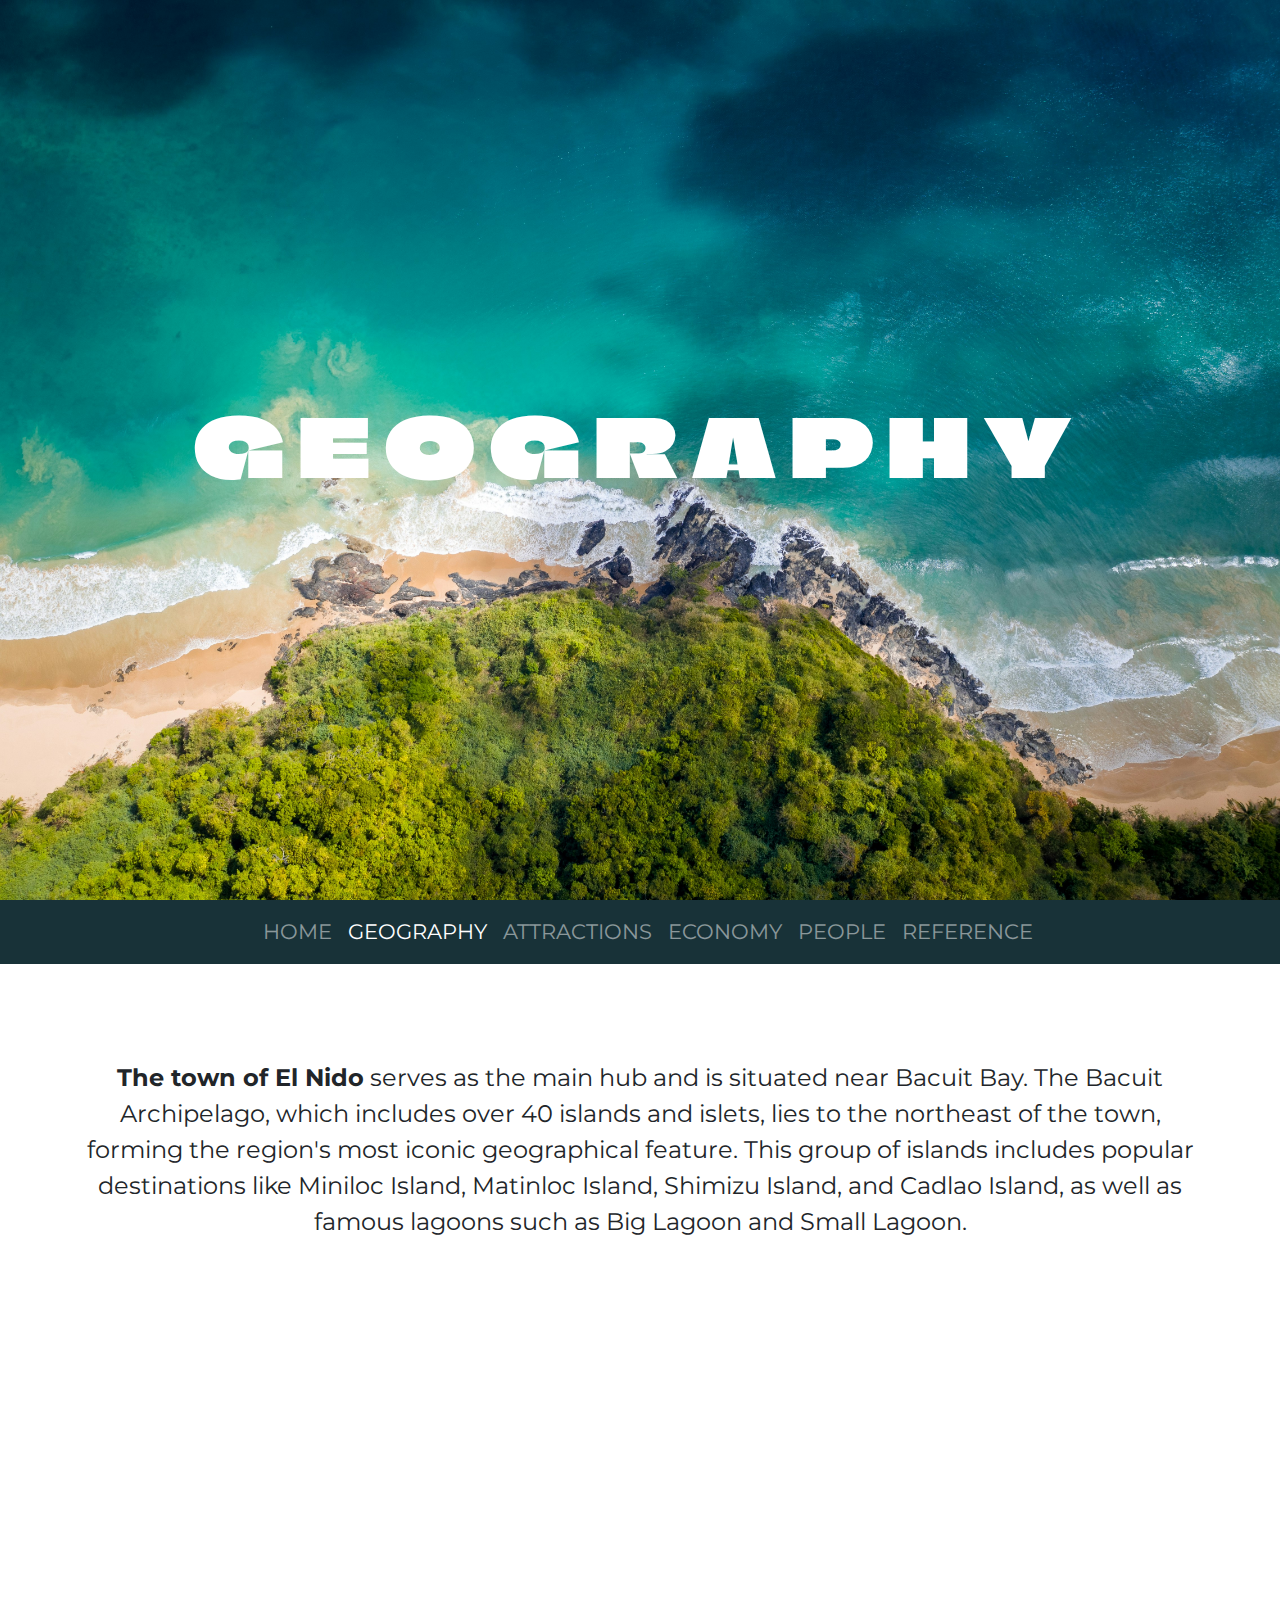
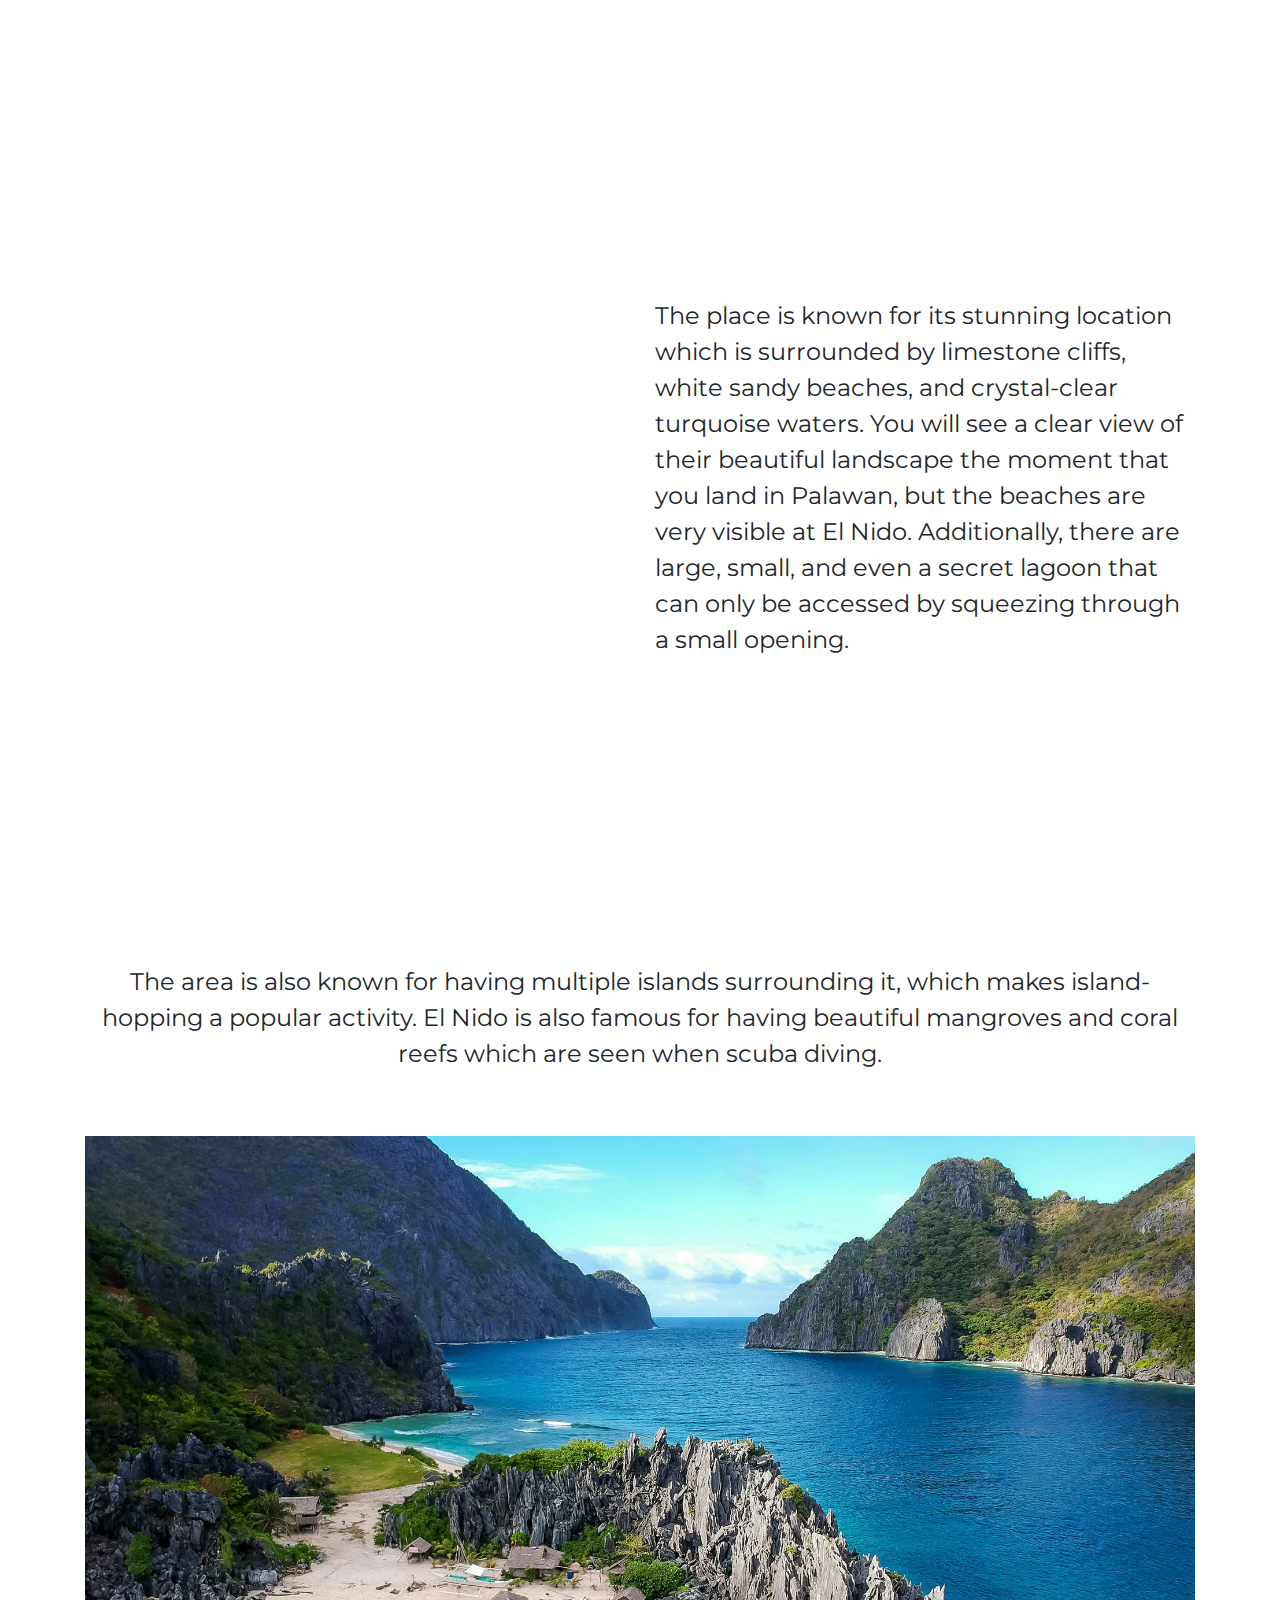
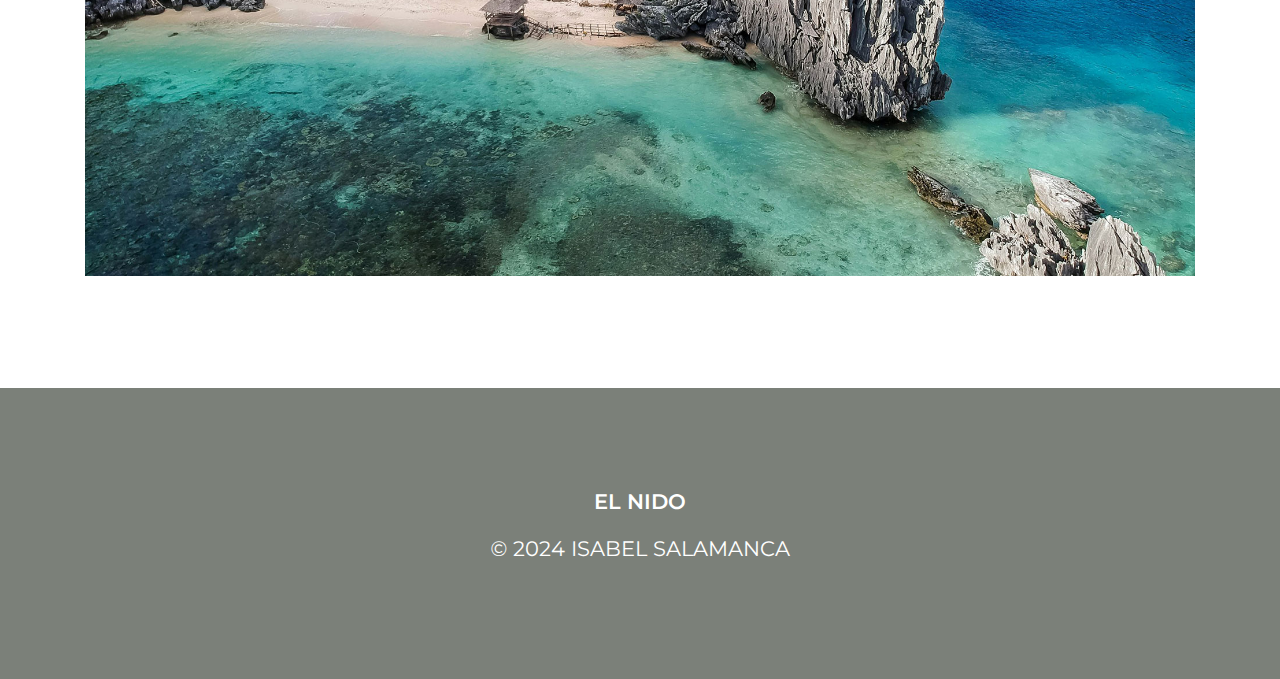
<file: hometown/geography.html>
<!DOCTYPE html>
<html lang="en">
<head>
    <meta charset="UTF-8">
    <meta name="viewport" content="width=device-width, initial-scale=1.0">
    <title>GEOGARAPHY</title>

    <!-- Latest compiled and minified CSS -->
    <link rel="stylesheet" href="https://maxcdn.bootstrapcdn.com/bootstrap/4.5.2/css/bootstrap.min.css">

    <!-- jQuery library -->
    <script src="https://ajax.googleapis.com/ajax/libs/jquery/3.5.1/jquery.min.js"></script>

    <!-- Popper JS -->
    <script src="https://cdnjs.cloudflare.com/ajax/libs/popper.js/1.16.0/umd/popper.min.js"></script>

    <!-- Latest compiled JavaScript -->
    <script src="https://maxcdn.bootstrapcdn.com/bootstrap/4.5.2/js/bootstrap.min.js"></script>

    <!-- CSS -->
    <link rel="stylesheet" href="css/myStyle.css">
</head>
<body>
  
  <!-- Header -->
  <header id="header-geography">
    <div class=" container header-text">
      <div class="row">
        <div class="col-sm-12">
          <h1>GEOGRAPHY</h1>
        </div>
      </div>
    </div>
  </header>

  <!-- Navigation -->
  <nav class="navbar navbar-expand-lg navbar-dark sticky-top">
    <a class="navbar-brand" href="#"></a>
    <button class="navbar-toggler" type="button" data-toggle="collapse" data-target="#navbarNavDropdown" aria-controls="navbarNavDropdown" aria-expanded="false" aria-label="Toggle navigation">
      <span class="navbar-toggler-icon"></span>
    </button>
    <div class="collapse navbar-collapse justify-content-center" id="navbarNavDropdown">
      <ul class="navbar-nav ">
        <li class="nav-item">
          <a class="nav-link" href="/scripting24/hometown">HOME</a>
        </li>
        <li class="nav-item">
          <a class="nav-link active" href="/scripting24/hometown/geography">GEOGRAPHY</a>
        </li>
        <li class="nav-item">
          <a class="nav-link" href="/scripting24/hometown/attractions">ATTRACTIONS</a>
        </li>
        <li class="nav-item">
          <a class="nav-link" href="/scripting24/hometown/economy">ECONOMY</a>
        </li>
        <li class="nav-item">
          <a class="nav-link" href="/scripting24/hometown/people">PEOPLE</a>
        </li>
        <li class="nav-item">
            <a class="nav-link" href="/scripting24/hometown/reference">REFERENCE</a>
          </li>
      </ul>
    </div>
  </nav>

  <!-- About -->
  <section id="about" class="py-5">
    <div class="container py-5">
      <div class="row pb-5">
        <div class="col-sm-12">
          <p class="custom-p"><b>The town of El Nido</b> serves as the main hub and is situated near Bacuit Bay. The Bacuit Archipelago, which includes over 40 islands and
            islets, lies to the northeast of the town, forming the region's most iconic geographical feature. This group of islands includes popular
            destinations like Miniloc Island, Matinloc Island, Shimizu Island, and Cadlao Island, as well as famous lagoons such as Big Lagoon and
            Small Lagoon.</p>
        </div>
      </div>
    </div>

      <div id="parallax-image-geography" class="row">
      </div>
      
    <div class="container py-5">
      <div class="row pt-5">
        <div class="col-md-6 mb-5 google-map">
          <iframe src="https://www.google.com/maps/embed?pb=!1m18!1m12!1m3!1d250480.94562144938!2d119.24127357467216!3d11.205031926160979!2m3!1f0!2f0!3f0!3m2!1i1024!2i768!4f13.1!3m3!1m2!1s0x33b65515ef5c9e0f%3A0xfc4e665b599b0455!2sEl%20Nido%2C%20Palawan%2C%20Philippines!5e0!3m2!1sen!2sca!4v1732628341057!5m2!1sen!2sca" width="600" height="450" style="border:0;" allowfullscreen="" loading="lazy" referrerpolicy="no-referrer-when-downgrade"></iframe>
      </div>
      <div class="col-md-6">
        <p class="custom-p-2">The place is known for its stunning location
            which is surrounded by limestone cliffs, white
            sandy beaches, and crystal-clear turquoise
            waters. You will see a clear view of their
            beautiful landscape the moment that you land
            in Palawan, but the beaches are very visible at
            El Nido. Additionally, there are large, small,
            and even a secret lagoon that can only be
            accessed by squeezing through a small
            opening.</p>
      </div>
    </div>
    <div class="row">
      <div class="col-sm-12 pt-5">
        <p class="custom-p">The area is also known for having multiple islands surrounding it, which
            makes island-hopping a popular activity. El Nido is also famous for having
            beautiful mangroves and coral reefs which are seen when scuba diving.</p>
      </div>
    </div>
      <div class="row">
        <div class="col-sm-12 pt-5  column zoomIn">                               
          <figure><img src="images/geography/elnido_island.jpg" alt="El Nido Island" class="img-fluid"></figure>
        </div>
      </div>
    </div>
  </section>

  <!-- Footer -->
  <footer id="footer">
    <div class="container py-5">
      <div class="row">
        <div class="col-sm-12 text-center">
          <p class="custom-p">EL NIDO</p>
          <p><em>©</em> 2024 ISABEL SALAMANCA</p>
        </div>
      </div>
    </div>
  </footer>

</body>
</html>
</file>
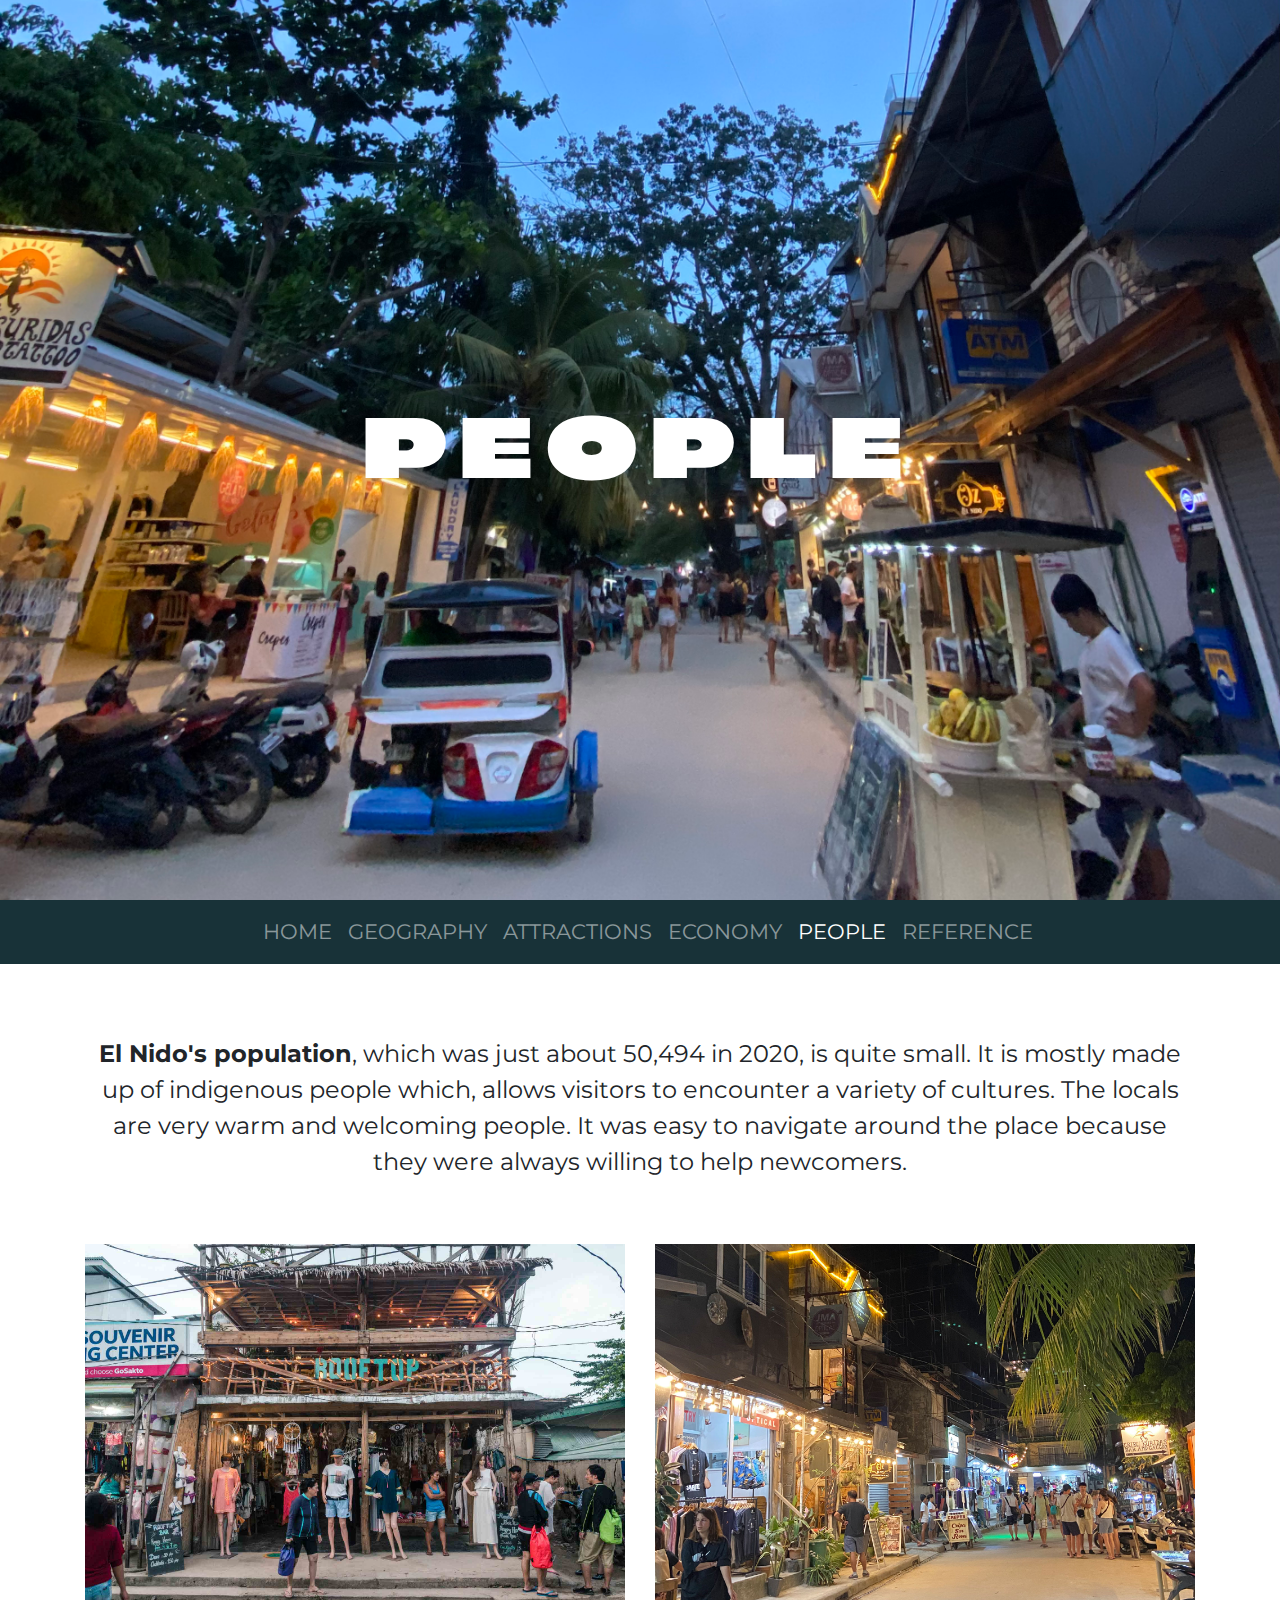
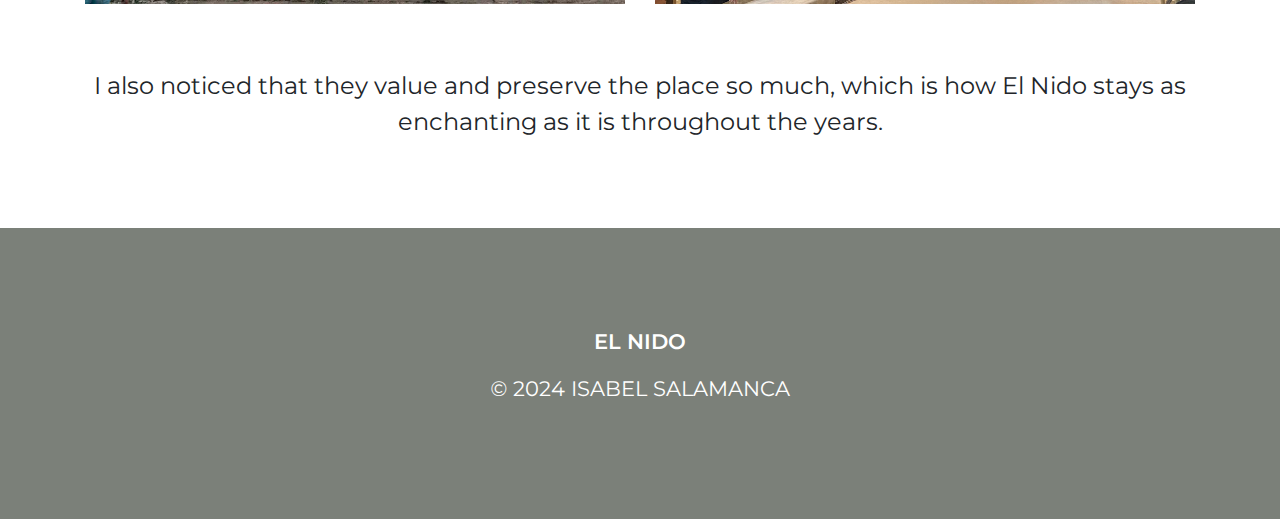
<file: hometown/people.html>
<!DOCTYPE html>
<html lang="en">
<head>
    <meta charset="UTF-8">
    <meta name="viewport" content="width=device-width, initial-scale=1.0">
    <title>PEOPLE</title>

    <!-- Latest compiled and minified CSS -->
    <link rel="stylesheet" href="https://maxcdn.bootstrapcdn.com/bootstrap/4.5.2/css/bootstrap.min.css">

    <!-- jQuery library -->
    <script src="https://ajax.googleapis.com/ajax/libs/jquery/3.5.1/jquery.min.js"></script>

    <!-- Popper JS -->
    <script src="https://cdnjs.cloudflare.com/ajax/libs/popper.js/1.16.0/umd/popper.min.js"></script>

    <!-- Latest compiled JavaScript -->
    <script src="https://maxcdn.bootstrapcdn.com/bootstrap/4.5.2/js/bootstrap.min.js"></script>

    <!-- CSS -->
    <link rel="stylesheet" href="css/myStyle.css">
</head>
<body>
  
  <!-- Header -->
  <header id="header-people">
    <div class=" container header-text">
      <div class="row">
        <div class="col-sm-12">
          <h1>PEOPLE</h1>
        </div>
      </div>
    </div>
  </header>

  <!-- Navigation -->
  <nav class="navbar navbar-expand-lg navbar-dark sticky-top">
    <a class="navbar-brand" href="#"></a>
    <button class="navbar-toggler" type="button" data-toggle="collapse" data-target="#navbarNavDropdown" aria-controls="navbarNavDropdown" aria-expanded="false" aria-label="Toggle navigation">
      <span class="navbar-toggler-icon"></span>
    </button>
    <div class="collapse navbar-collapse justify-content-center" id="navbarNavDropdown">
      <ul class="navbar-nav ">
        <li class="nav-item">
          <a class="nav-link" href="/scripting24/hometown">HOME</a>
        </li>
        <li class="nav-item">
          <a class="nav-link" href="/scripting24/hometown/geography">GEOGRAPHY</a>
        </li>
        <li class="nav-item">
          <a class="nav-link" href="/scripting24/hometown/attractions">ATTRACTIONS</a>
        </li>
        <li class="nav-item">
          <a class="nav-link" href="/scripting24/hometown/economy">ECONOMY</a>
        </li>
        <li class="nav-item">
          <a class="nav-link active" href="/scripting24/hometown/people">PEOPLE</a>
        </li>
        <li class="nav-item">
            <a class="nav-link" href="/scripting24/hometown/reference">REFERENCE</a>
          </li>
      </ul>
    </div>
  </nav>

  <!-- About -->
  <section id="about" class="py-5">
    <div class="container py-4">
      <div class="row">
        <div class="col-sm-12">
          <p class="custom-p"><b>El Nido's population</b>, which was just about 50,494 in 2020, is quite
            small. It is mostly made up of indigenous people which, allows visitors to
            encounter a variety of cultures. The locals are very warm and
            welcoming people. It was easy to navigate around the place because
            they were always willing to help newcomers. 
            </p>
        </div>
      </div>
      <div class="row"> 
        <div class="col-md-6 pt-5 column zoomIn">                               
          <figure><img src="images/people/people_morning.jpg" alt="El Nido People at Morning" class="img-fluid"></figure>
        </div>
        <div class="col-md-6 pt-5 column zoomIn">                               
          <figure><img src="images/people/people_night.jpg" alt="El Nido People at Night" class="img-fluid"></figure>
        </div>
      </div>
      <div class="row">
        <div class="col-sm-12 pt-5">
          <p class="custom-p">I also noticed that they value and preserve the place so much, which is
            how El Nido stays as enchanting as it is throughout the years.</p>
        </div>
      </div>
    </div>
  </section>

  <!-- Footer -->
  <footer id="footer">
    <div class="container py-5">
      <div class="row">
        <div class="col-sm-12 text-center">
          <p class="custom-p">EL NIDO</p>
          <p><em>©</em> 2024 ISABEL SALAMANCA</p>
        </div>
      </div>
    </div>
  </footer>

</body>
</html>
</file>
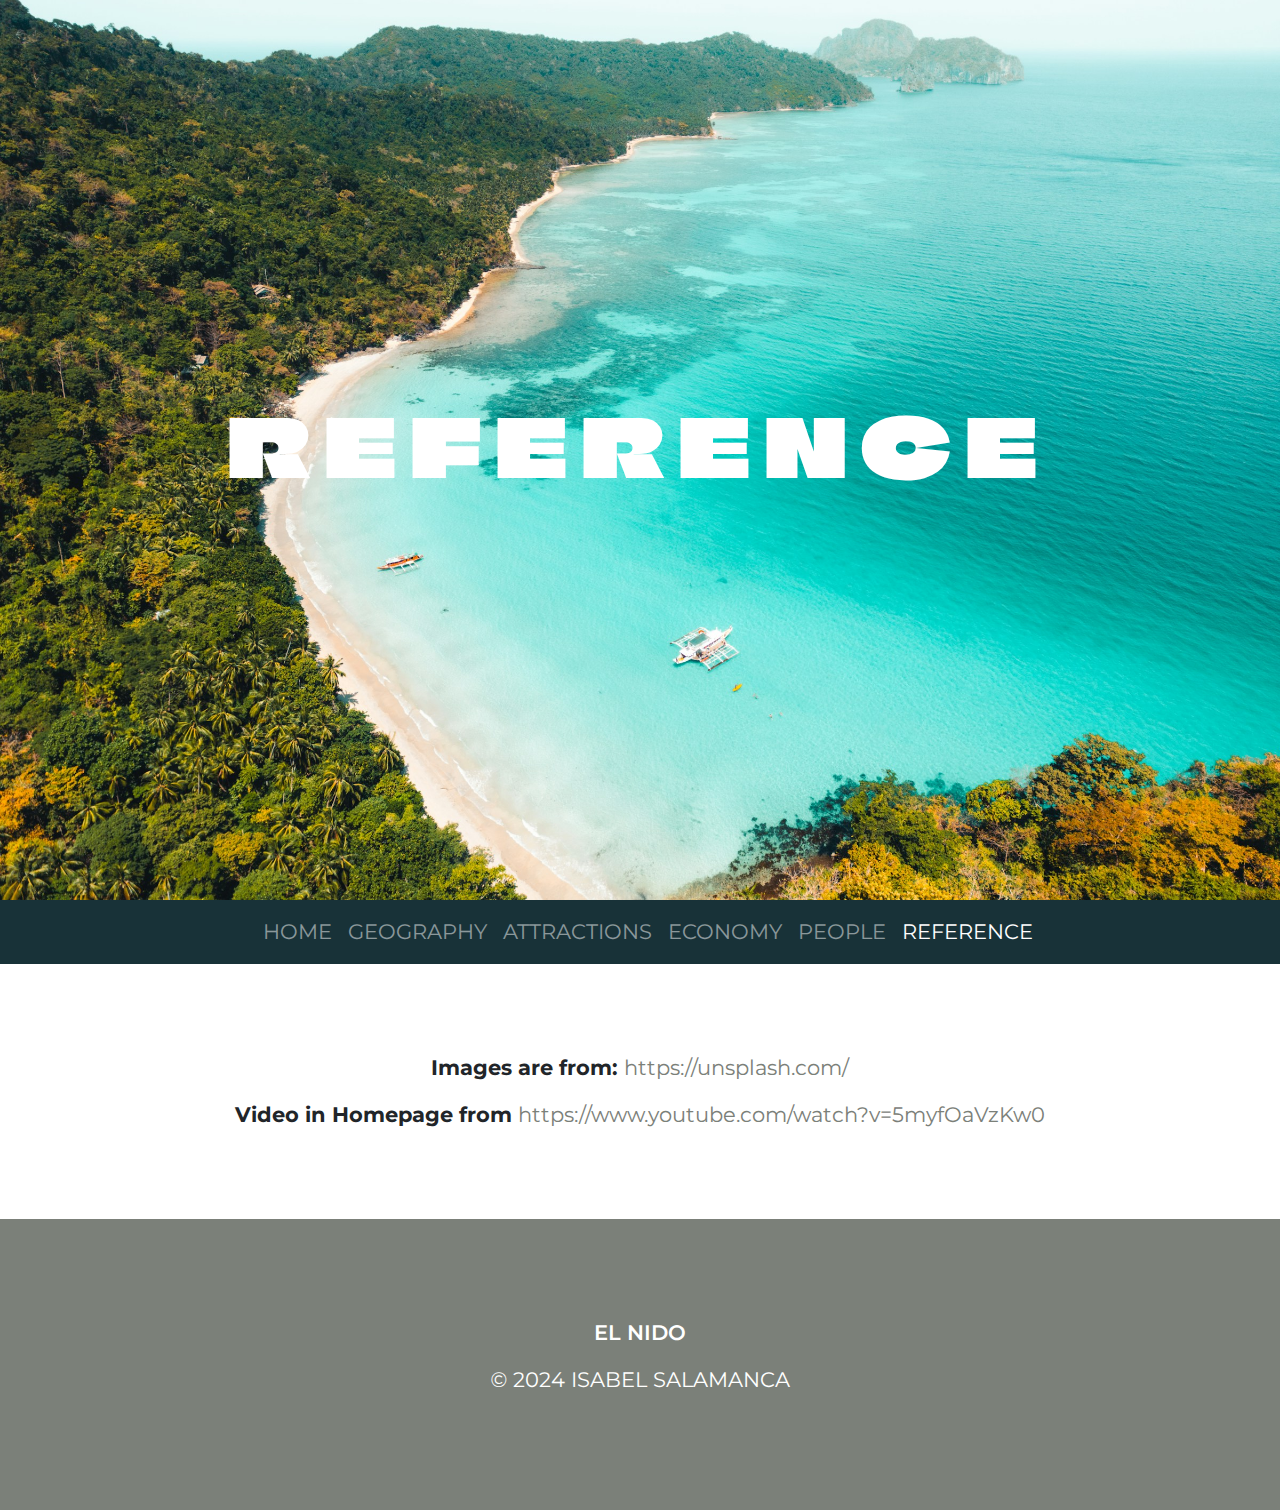
<file: hometown/reference.html>
<!DOCTYPE html>
<html lang="en">
<head>
    <meta charset="UTF-8">
    <meta name="viewport" content="width=device-width, initial-scale=1.0">
    <title>REFERENCE</title>

    <!-- Latest compiled and minified CSS -->
    <link rel="stylesheet" href="https://maxcdn.bootstrapcdn.com/bootstrap/4.5.2/css/bootstrap.min.css">

    <!-- jQuery library -->
    <script src="https://ajax.googleapis.com/ajax/libs/jquery/3.5.1/jquery.min.js"></script>

    <!-- Popper JS -->
    <script src="https://cdnjs.cloudflare.com/ajax/libs/popper.js/1.16.0/umd/popper.min.js"></script>

    <!-- Latest compiled JavaScript -->
    <script src="https://maxcdn.bootstrapcdn.com/bootstrap/4.5.2/js/bootstrap.min.js"></script>

    <!-- CSS -->
    <link rel="stylesheet" href="css/myStyle.css">
</head>
<body>
  
  <!-- Header -->
  <header id="header-reference">
    <div class=" container header-text">
      <div class="row">
        <div class="col-sm-12">
          <h1>REFERENCE</h1>
        </div>
      </div>
    </div>
  </header>

  <!-- Navigation -->
  <nav class="navbar navbar-expand-lg navbar-dark sticky-top">
    <a class="navbar-brand" href="#"></a>
    <button class="navbar-toggler" type="button" data-toggle="collapse" data-target="#navbarNavDropdown" aria-controls="navbarNavDropdown" aria-expanded="false" aria-label="Toggle navigation">
      <span class="navbar-toggler-icon"></span>
    </button>
    <div class="collapse navbar-collapse justify-content-center" id="navbarNavDropdown">
      <ul class="navbar-nav ">
        <li class="nav-item">
          <a class="nav-link" href="/scripting24/hometown">HOME</a>
        </li>
        <li class="nav-item">
          <a class="nav-link" href="/scripting24/hometown/geography">GEOGRAPHY</a>
        </li>
        <li class="nav-item">
          <a class="nav-link" href="/scripting24/hometown/attractions">ATTRACTIONS</a>
        </li>
        <li class="nav-item">
          <a class="nav-link" href="/scripting24/hometown/economy">ECONOMY</a>
        </li>
        <li class="nav-item">
          <a class="nav-link" href="/scripting24/hometown/people">PEOPLE</a>
        </li>
        <li class="nav-item">
            <a class="nav-link active" href="/scripting24/hometown/reference">REFERENCE</a>
          </li>
      </ul>
    </div>
  </nav>

  <!-- About -->
  <section id="about" class="py-5">
    <div class="container py-4 text-center">
      <div class="row">
        <div class="col-sm-12">
          <p class="custom-p"><p><b>Images are from:</b><a class="a-link" href="https://unsplash.com/" target="_blank"> https://unsplash.com/</a></p> 
          </p>
          <p class="custom-p"><p><b>Video in Homepage from</b><a class="a-link" href="https://www.youtube.com/watch?v=5myfOaVzKw0" target="_blank"> https://www.youtube.com/watch?v=5myfOaVzKw0</a></p> 
          </p>
        </div>
      </div>
    </div>
  </section>

  <!-- Footer -->
  <footer id="footer">
    <div class="container py-5">
      <div class="row">
        <div class="col-sm-12 text-center">
          <p class="custom-p">EL NIDO</p>
          <p><em>©</em> 2024 ISABEL SALAMANCA</p>
        </div>
      </div>
    </div>
  </footer>

</body>
</html>
</file>
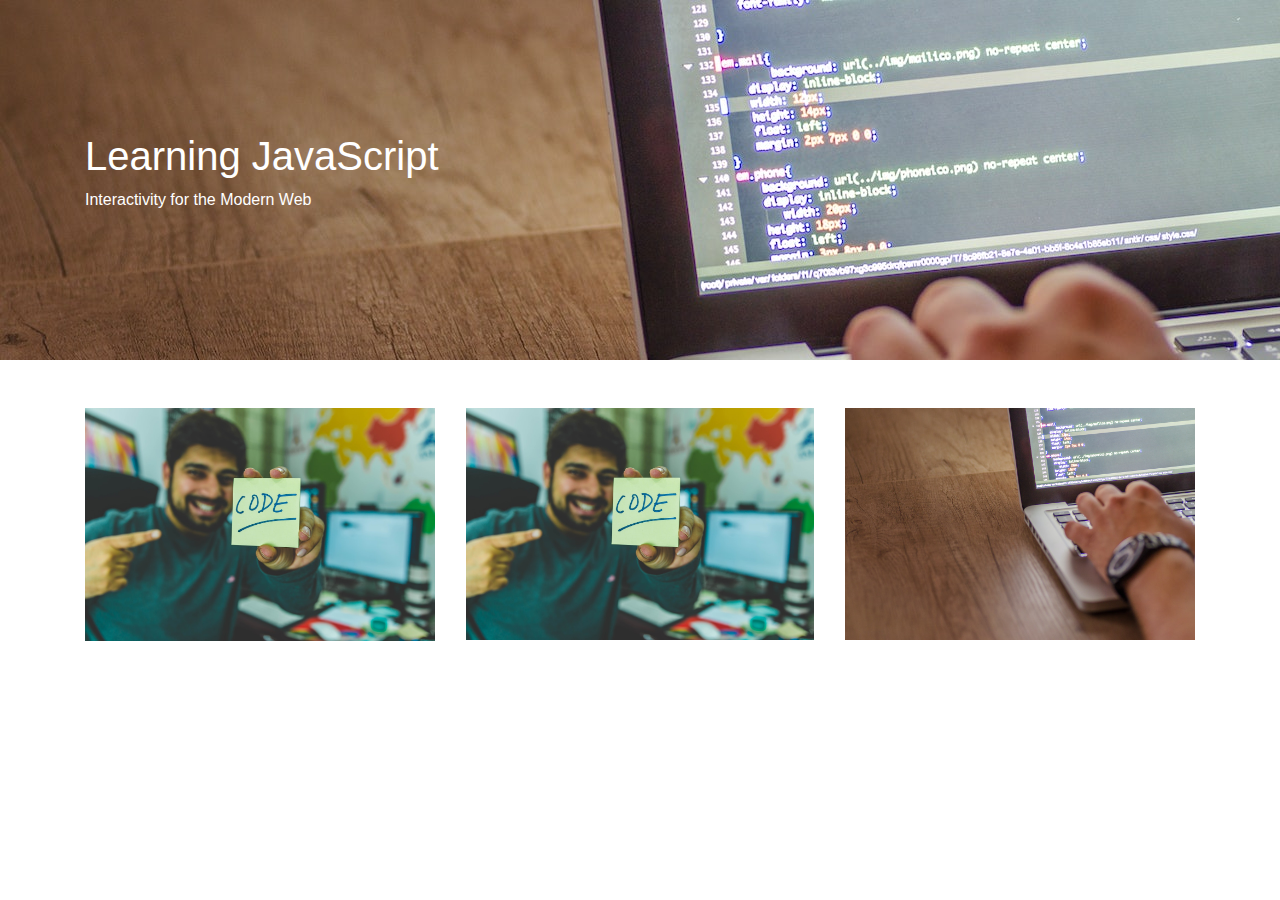
<file: jsIntroFiles/1_gettingStarted.html>
<!DOCTYPE html>
<html lang="en">
<head>
    <meta charset="UTF-8">
    <meta http-equiv="X-UA-Compatible" content="IE=edge">
    <meta name="viewport" content="width=device-width, initial-scale=1.0">

    <title>Intro to Javascript</title>

    <!-- Latest compiled and minified CSS -->
    <link rel="stylesheet" href="https://cdn.jsdelivr.net/npm/bootstrap@4.6.1/dist/css/bootstrap.min.css">

    <!-- My CSS -->
    <link rel="stylesheet" href="css/introJsStyle.css">

    <!-- jQuery library -->
    <script src="https://cdn.jsdelivr.net/npm/jquery@3.6.0/dist/jquery.slim.min.js"></script>

    <!-- Popper JS -->
    <script src="https://cdn.jsdelivr.net/npm/popper.js@1.16.1/dist/umd/popper.min.js"></script>

    <!-- Latest compiled JavaScript -->
    <script src="https://cdn.jsdelivr.net/npm/bootstrap@4.6.1/dist/js/bootstrap.bundle.min.js"></script> 
    
</head>
<body>


    <header>
        <div class="container">
            <div class="row align-items-center customHeight">
                <div class="col-sm-6 text-white">
                    <h1>Learning JavaScript</h1>
                    <p>Interactivity for the Modern Web</p>
                </div>
            </div>
        </div>
    </header>

    <section>
        <div class="container py-5">
            <div class="row">
                <div id="column1" class="col-sm-4">
                    <!---------------------The first column of content we will change!----------------------->
                    <h3>ID is 'column1'</h3>
                    <p>Watch me change!</p>
                </div>
                <div id="column2" class="col-sm-4 px-3">
                    <!---------------------The second column of content we will change!----------------------->
                    <h3>I need the ID 'column2'</h3>
                    <p>Watch me change!</p>

                </div>
                <div id="column3" class="col-sm-4">
                    <!---------------------The third column of content we will change!----------------------->
                    <h3>Logic</h3>

                </div>
            </div>
        </div>
    </section>
    

    <!---------------------Your Custom Javascript----------------------->

    <script src="js/intro.js"></script>
   

</body>
</html>
</file>
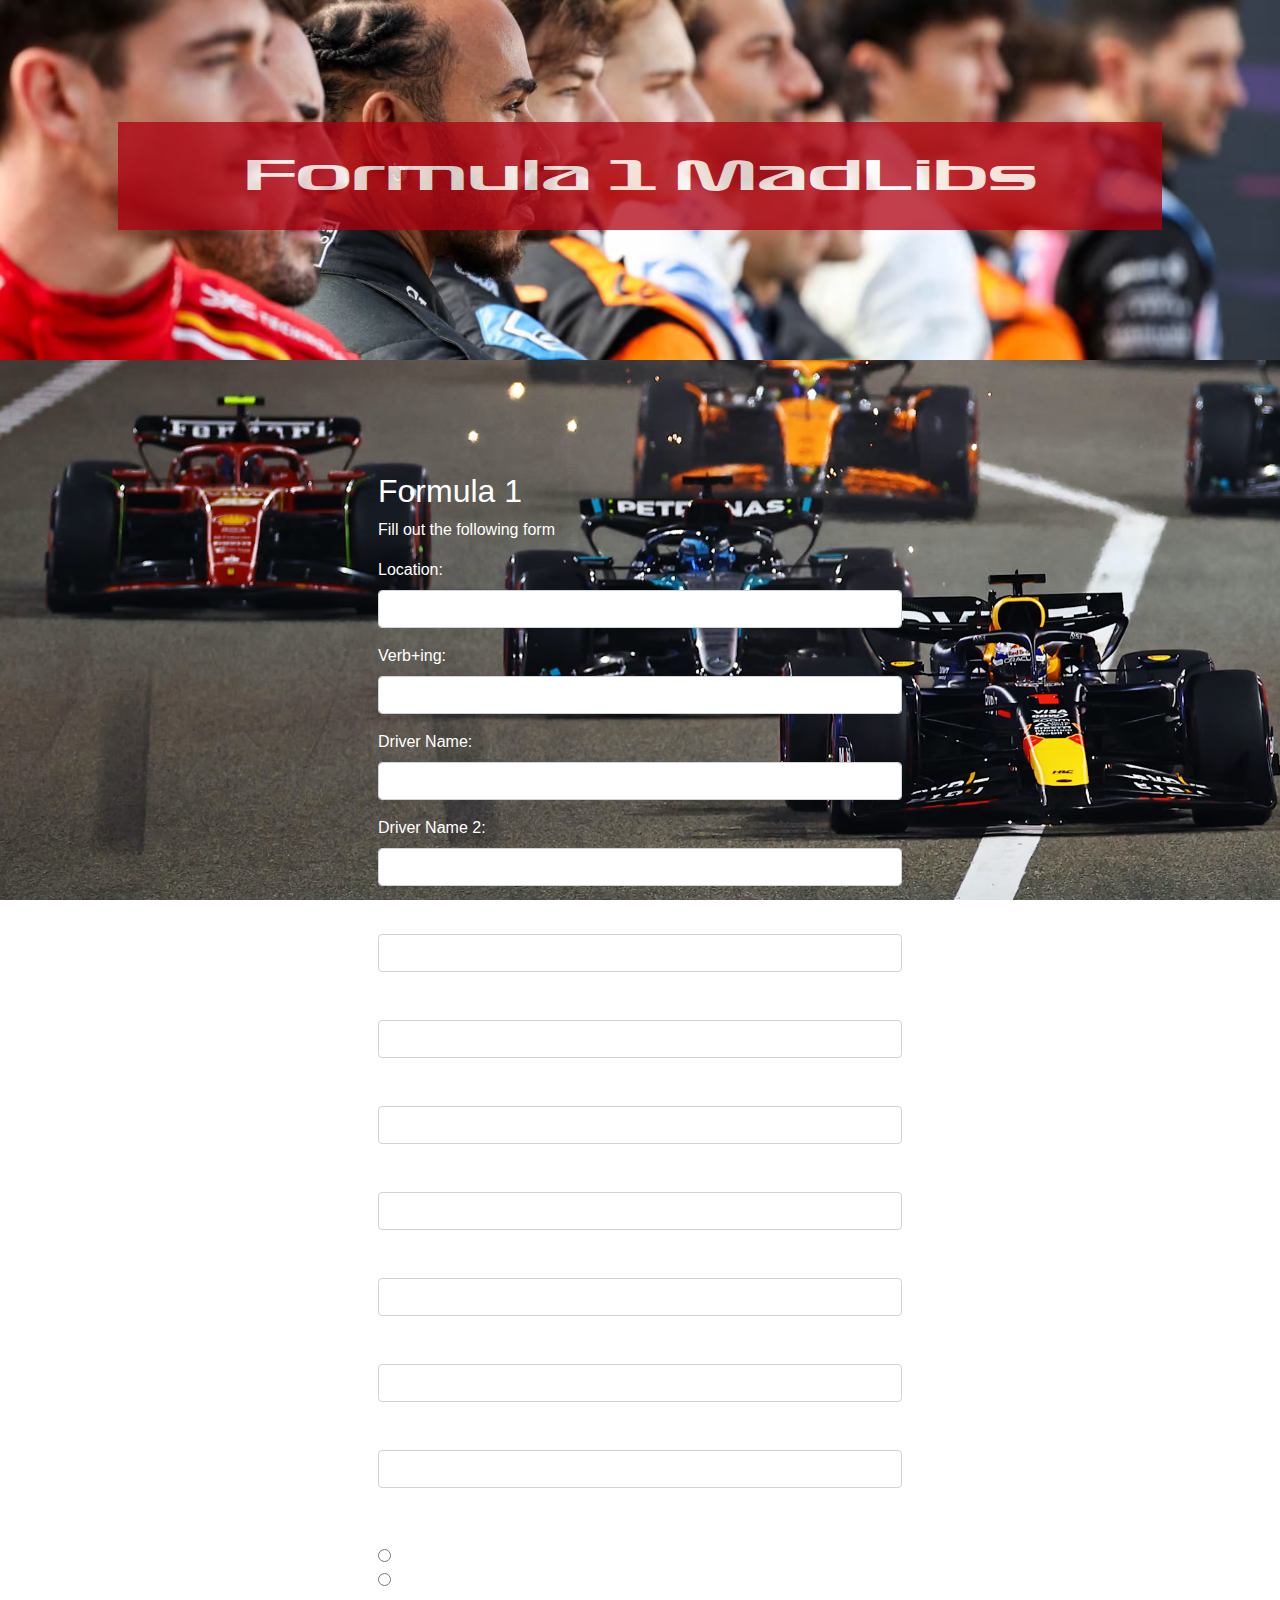
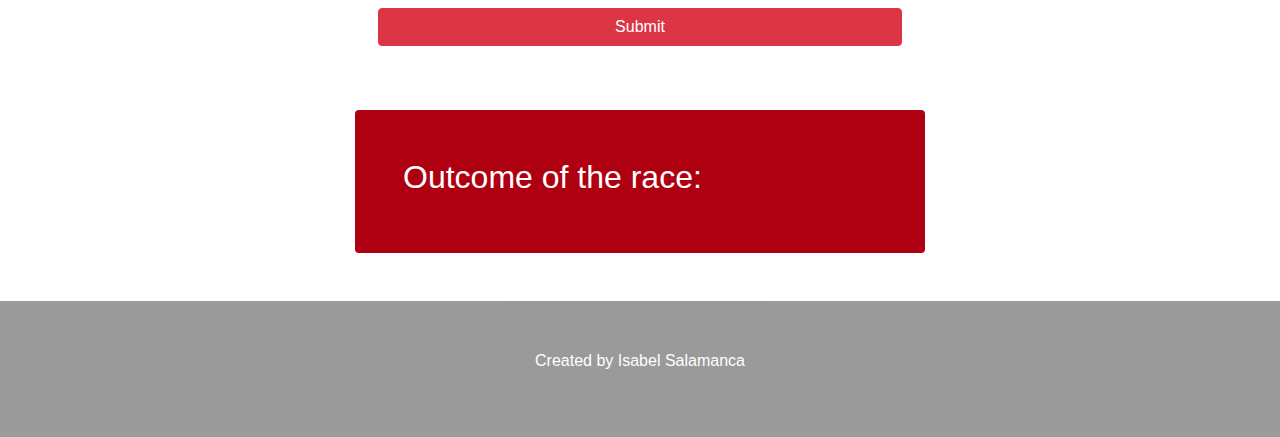
<file: MadLibs_Salamanca/2_forms.html>
<!DOCTYPE html>
<html lang="en">

<head>
    <meta charset="UTF-8">
    <meta http-equiv="X-UA-Compatible" content="IE=edge">
    <meta name="viewport" content="width=device-width, initial-scale=1.0">

    <title>Formula 1 MadLibs</title>

    <!-- Latest compiled and minified CSS -->
    <link rel="stylesheet" href="https://cdn.jsdelivr.net/npm/bootstrap@4.6.1/dist/css/bootstrap.min.css">

    <!-- My CSS -->
    <link rel="stylesheet" href="css/formJsStyle.css">

    <!-- jQuery library -->
    <script src="https://cdn.jsdelivr.net/npm/jquery@3.6.0/dist/jquery.slim.min.js"></script>

    <!-- Popper JS -->
    <script src="https://cdn.jsdelivr.net/npm/popper.js@1.16.1/dist/umd/popper.min.js"></script>

    <!-- Latest compiled JavaScript -->
    <script src="https://cdn.jsdelivr.net/npm/bootstrap@4.6.1/dist/js/bootstrap.bundle.min.js"></script>

</head>

<body>

    <!--Masthead-->
    <header>
        <div class="container">
            <div class="row align-items-center customHeight">
                <div id="head" class="col-sm-12 text-white mx-auto p-5 rounded">
                    <h1 class="head">Formula 1 MadLibs</h1>
                </div>
            </div>
        </div>
    </header>

    <!--Main Content-->
    <section>
        <div class="container py-5">

            <!--Row for the Form-->
            <div class="row my-5 p-3">
                <div class="col-sm-6 mx-auto">
                    <h2>Formula 1</h2>
                    <p>Fill out the following form</p>

                    <!--Form Goes Here-->
                    <!--The HTML <form> element is used to create an HTML form for user input-->
                    <!--One of the most used form element is the <input> element. This creates an input into which the user can enter information-->
                    <!--The 'type' attribute will change the way the input looks-->
                    <!--The <label> element defines a label for several form elements. -->
                    <!--Then we will use a button to trigger our Javascript code!-->


                    <form action="javascript:write();">
                        <div class="form-group">
                            <label for="location">Location:</label>
                            <input class="form-control" type="text" id="loc">
                        </div>
                        <div class="form-group">
                            <label for="verb">Verb+ing:</label>
                            <input class="form-control" type="text" id="ver">
                        </div>
                        <div class="form-group">
                            <label for="drvrname">Driver Name:</label>
                            <input class="form-control" type="text" id="drvrname">
                        </div>
                        <div class="form-group">
                            <label for="drvrname2">Driver Name 2:</label>
                            <input class="form-control" type="text" id="drvrname2">
                        </div>
                        <div class="form-group">
                            <label for="colour">Colour:</label>
                            <input class="form-control" type="text" id="colour">
                        </div>
                        <div class="form-group">
                            <label for="rivaldrvrteam">Driver Team of Driver Number 2:</label>
                            <input class="form-control" type="text" id="rivaldrvrteam">
                        </div>
                        <div class="form-group">
                            <label for="rrivaldrvrname">Rival Driver Name 1:</label>
                            <input class="form-control" type="text" id="rivaldrvrname1">
                        </div>
                        <div class="form-group">
                            <label for="adverb">Adverb:</label>
                            <input class="form-control" type="text" id="adv">
                        </div>
                        <div class="form-group">
                            <label for="num">Number:</label>
                            <input class="form-control" type="text" id="num">
                        </div>
                        <div class="form-group">
                            <label for="rivaldrvrname2">Rival Driver Name 2:</label>
                            <input class="form-control" type="text" id="rivaldrvrname2">
                        </div>
                        <div class="form-group">
                            <label for="rivaldrvrname3">Rival Driver Name 3:</label>
                            <input class="form-control" type="text" id="rivaldrvrname3">
                        </div>



                        <div class="form-group">
                            <p>Weather:</p>
                            <div class="form-check">
                                <label class="form-check-label">
                                    <input class="form-check-input" type="radio" value="rainy" id="rainy" name="weather">Rainy
                                </label>
                            </div>
                            <div class="form-check">
                                <label class="form-check-label">
                                    <input class="form-check-input" type="radio" value="sunny" id="sunny" name="weather">Sunny
                                </label>
                            </div>
                        </div>

                        <button type="submit" class="btn btn-block btn-outline-danger">Submit</button>
                    </form>

                </div>
            </div>

            <div class="row">
                <div id="output" class="col-sm-6 mx-auto p-5 rounded text-white">
                    <h2>Outcome of the race:</h2>
                </div>
            </div>
        </div>
    </section>

    <!--Footer-->
    <footer>
        <div id="footer" class="container-fluid text-white text-center p-5">
            <div class="row">
                <div class="col-sm-12">
                    <p>Created by Isabel Salamanca</p>
                </div>
            </div>
        </div>
    </footer>

    <!--Your Custom Javascript-->

    <script src="js/formHandler.js"></script>


</body>

</html>
</file>
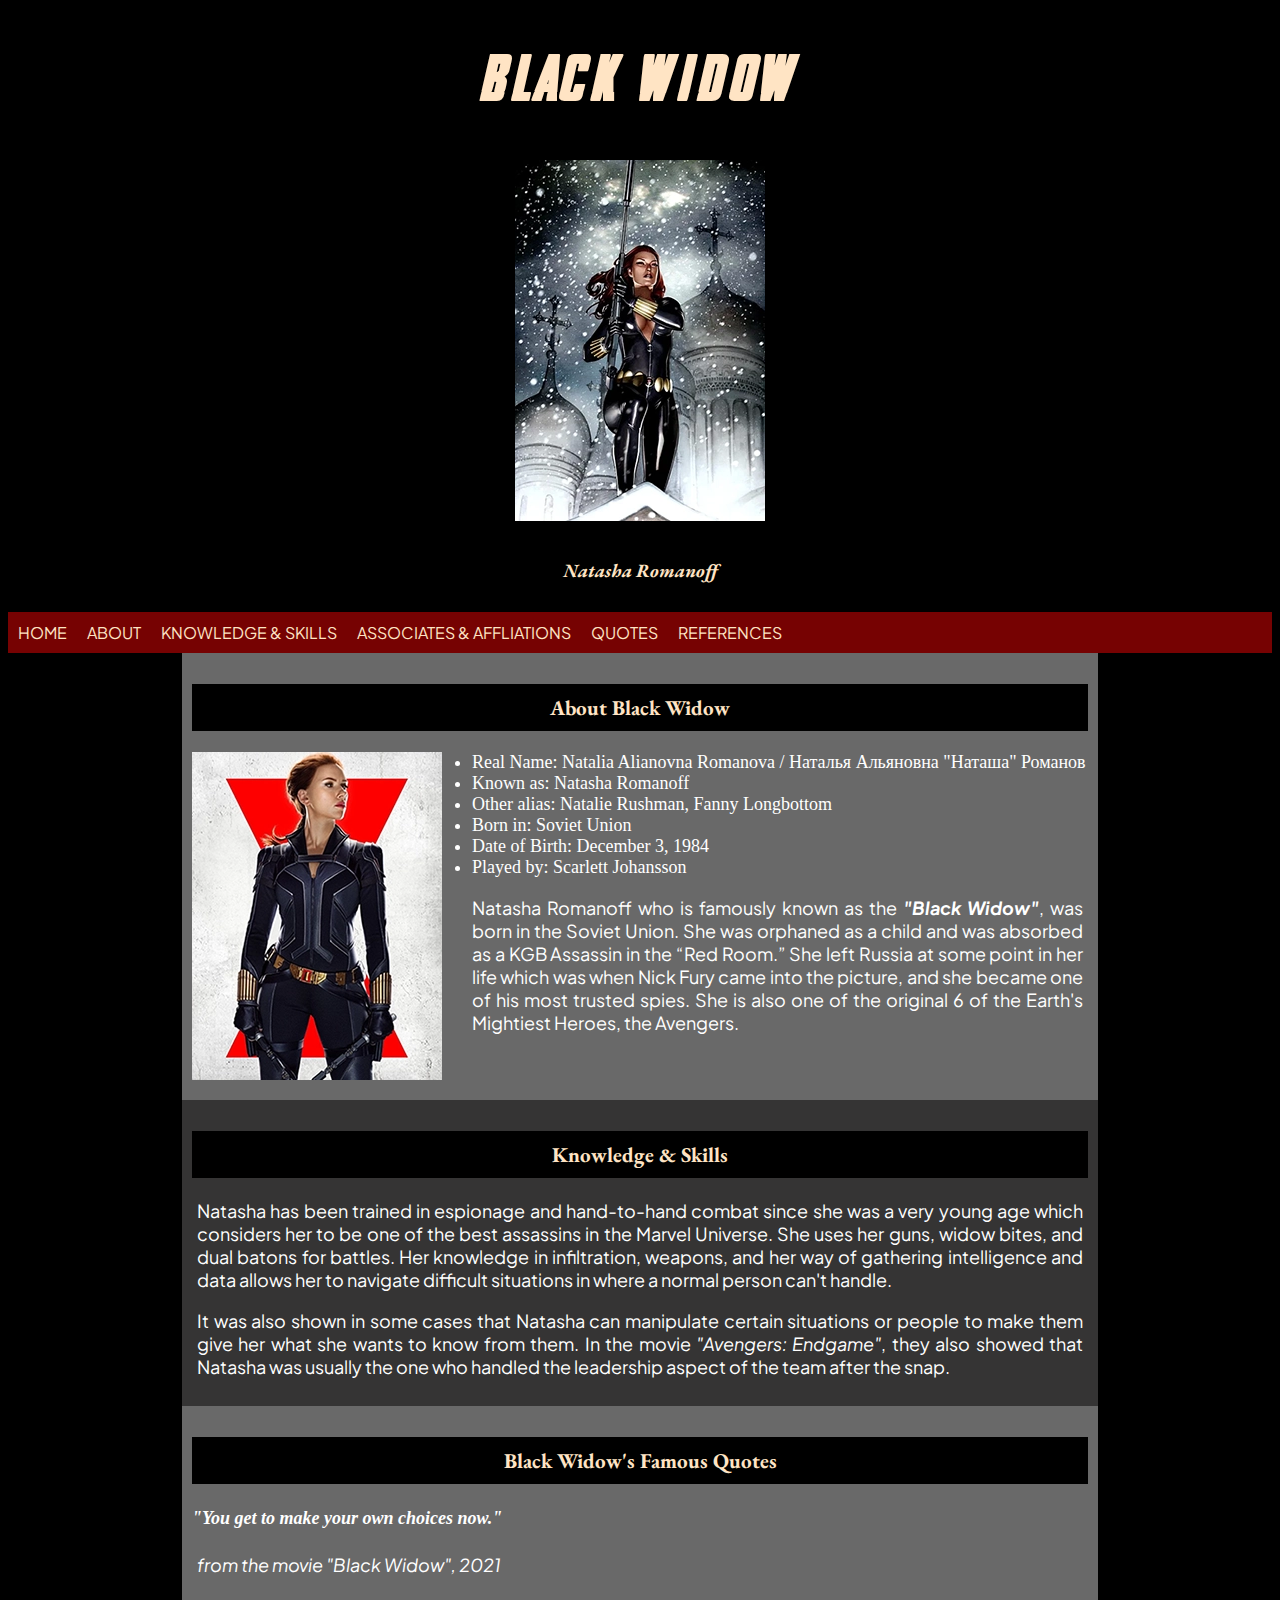
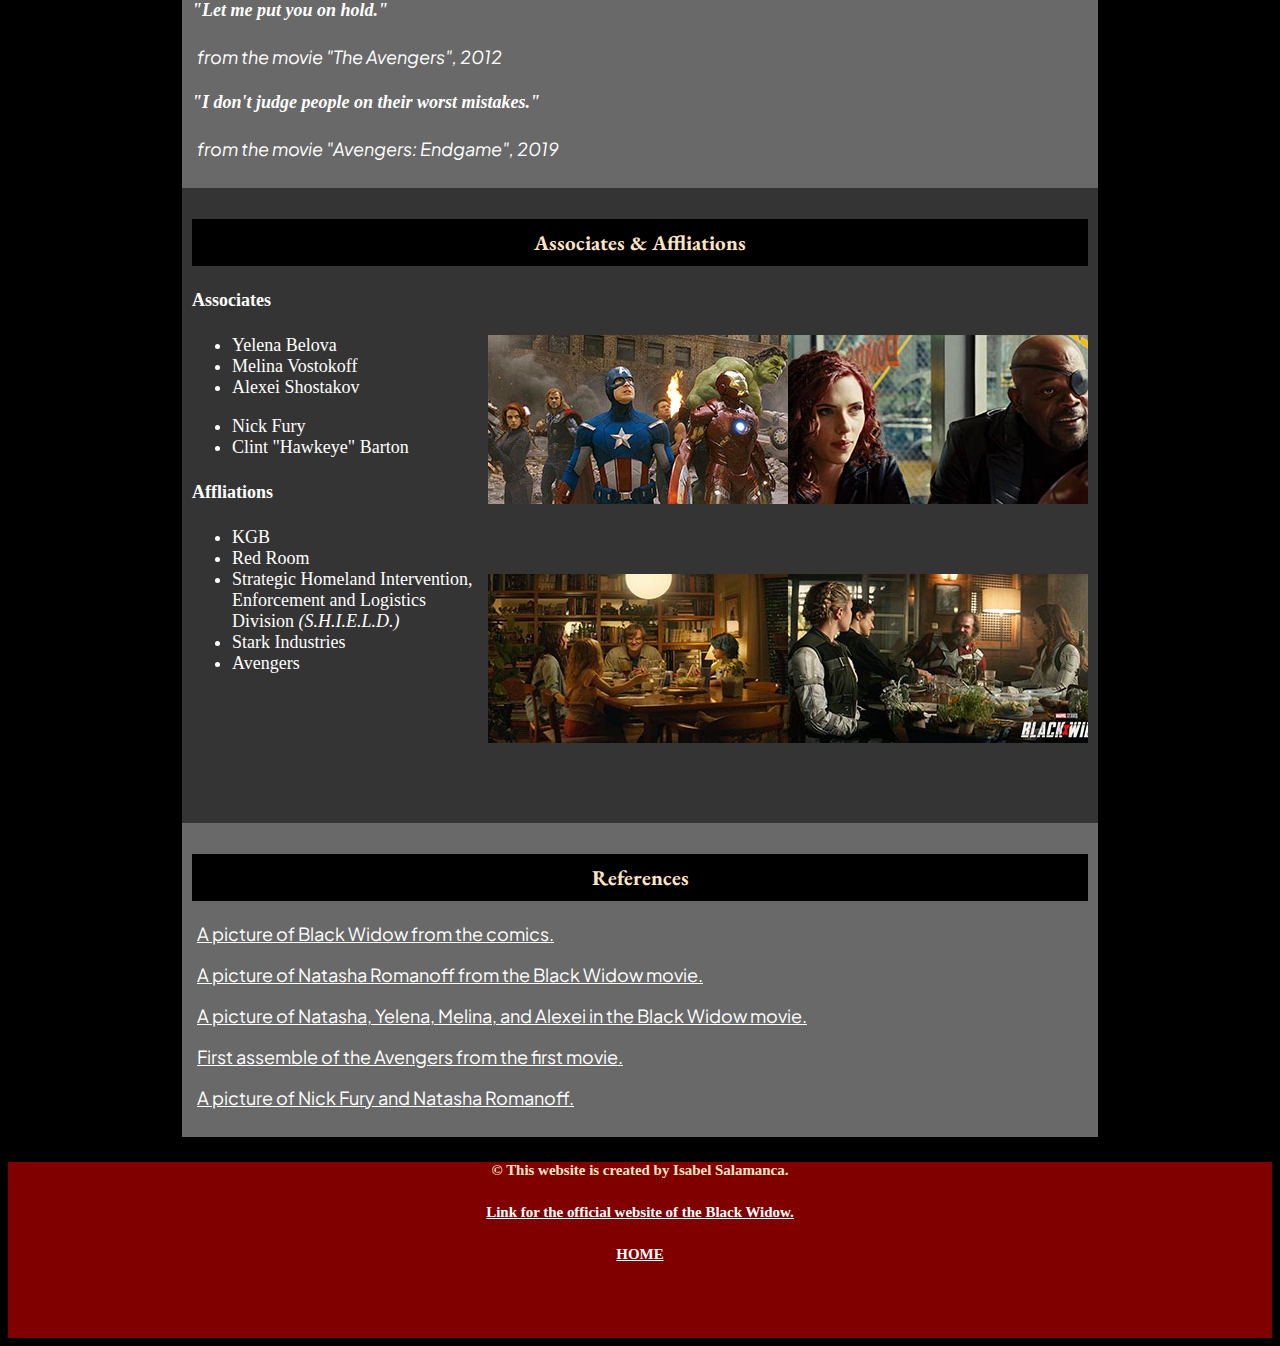
<file: SimpleOnePager_Salamanca/blackwidow.html>
<!DOCTYPE html>
<html lang="en">
<head>
    <meta charset="UTF-8">
    <meta name="viewport" content="width=device-width, initial-scale=1.0">
    <title>Black Widow</title>
</head>
<body>
    <!-- after the body tag -->

    <header>

    <h1>BLACK WIDOW</h1>
    <img src="images/bw black costume comic.webp" alt="A picture of Black Widow from the comics"> 

    <link href="blackwidow.css" rel="stylesheet">

</header>

<h3>
    <link rel="preconnect" href="https://fonts.googleapis.com">
    <link rel="preconnect" href="https://fonts.gstatic.com" crossorigin>
    <link href="https://fonts.googleapis.com/css2?family=EB+Garamond:ital,wght@0,400..800;1,400..800&display=swap" rel="stylesheet">
    
    
    
    <i>Natasha Romanoff</i></h3>

<nav>
<ul>
    <link rel="preconnect" href="https://fonts.googleapis.com">
<link rel="preconnect" href="https://fonts.gstatic.com" crossorigin>
<link href="https://fonts.googleapis.com/css2?family=EB+Garamond:ital,wght@0,400..800;1,400..800&family=Plus+Jakarta+Sans:ital,wght@0,200..800;1,200..800&display=swap" rel="stylesheet">
    <li><a href="#">HOME</a></li>
    <li><a href="#about">ABOUT</a></li>
    <li><a href="#kands">KNOWLEDGE &amp; SKILLS</a></li>
    <li><a href="#aanda">ASSOCIATES &amp; AFFLIATIONS</a></li>
    <li><a href="#quotes">QUOTES</a></li>
    <li><a href="#references">REFERENCES</a></li>
</ul>
</nav>

<section class="header" id="about">
<h3>About Black Widow</h3>
<img src="images/bw black costume movie.webp" alt="A picture of Natasha Romanoff from the Black Widow movie.">
<ul>
    <li>Real Name: Natalia Alianovna Romanova / Наталья Альяновна "Наташа" Романов</li>
    <li>Known as: Natasha Romanoff</li>
    <li>Other alias: Natalie Rushman, Fanny Longbottom</li>
    <li>Born in: Soviet Union</li>
    <li>Date of Birth: December 3, 1984</li>
    <li>Played by: Scarlett Johansson</li>
</ul>
    
    
<p>Natasha Romanoff who is famously known as the <b><i>"Black Widow"</i></b>, was born in the Soviet Union. She was orphaned as a child and was absorbed as a KGB Assassin in the “Red Room.” She left Russia at some point in her life which was when Nick Fury came into the picture, and she became one of his most trusted spies. She is also one of the original 6 of the Earth's Mightiest Heroes, the Avengers. 
    <link rel="preconnect" href="https://fonts.googleapis.com">
    <link rel="preconnect" href="https://fonts.gstatic.com" crossorigin>
    <link href="https://fonts.googleapis.com/css2?family=EB+Garamond:ital,wght@0,400..800;1,400..800&family=Plus+Jakarta+Sans:ital,wght@0,200..800;1,200..800&display=swap" rel="stylesheet">
</p>

</section>

<section class="alternate" id="kands">
<h3>Knowledge &amp; Skills</h3>
<p>Natasha has been trained in espionage and hand-to-hand combat since she was a very young age which considers her to be one of the best assassins in the Marvel Universe. She uses her guns, widow bites, and dual batons for battles. Her knowledge in infiltration, weapons, and her way of gathering intelligence and data allows her to navigate difficult situations in where a normal person can't handle.</p>

<p>It was also shown in some cases that Natasha can manipulate certain situations or people to make them give her what she wants to know from them. In the movie <i>"Avengers: Endgame"</i>, they also showed that Natasha was usually the one who handled the leadership aspect of the team after the snap.</p>
</section>


<section id="quotes">
    <h3>Black Widow's Famous Quotes</h3>
    
    <h4><b><i>"You get to make your own choices now."</i></b></h4>
    <p><i>from the movie "Black Widow", 2021</i></p>

    <h4><b><i>"Let me put you on hold."</i></b></h4>
    <p><i>from the movie "The Avengers", 2012</i></p>

    <h4><b><i>"I don't judge people on their worst mistakes."</i></b></h4>
    <p><i>from the movie "Avengers: Endgame", 2019</i></p>
</section>

<section class="alternate" id="aanda">
    <h3>Associates &amp; Affliations</h3>
    <h4>Associates</h4>
    <img src="images/nat nick.jpg" alt="Natasha and Nick">
    <img src="images/avengers first assemble.jpg" alt="First assemble of the Avengers from the first movie.">
    <img src="images/bw family pic  movie old.jpg" alt="A picture of Natasha, Yelena, Melina, and Alexei in the Black Widow movie.">
    <img src="images/bw family pic  movie young.jpg" alt="A picture of Natasha, Yelena, Melina, and Alexei in the Black Widow movie.">
    <ul>
        <li>Yelena Belova</li>
        <li>Melina Vostokoff</li>
        <li>Alexei Shostakov</li>
    </ul>
    
    
    <ul>
        <li>Nick Fury</li>
        <li>Clint "Hawkeye" Barton</li>
    </ul>
    <h4>Affliations</h4>
    <ul>
        <li>KGB</li>
        <li>Red Room</li>
        <li>Strategic Homeland Intervention, Enforcement and Logistics Division <i>(S.H.I.E.L.D.)</i></li>
        <li>Stark Industries</li>
        <li>Avengers</li>
    </ul>

</section>

<section id="references">
    <h3>References</h3>
    <p><a href="https://marvelcomicsfanon.fandom.com/wiki/Natasha_Romanoff_(Earth-2226)" target="_blank">A picture of Black Widow from the comics.</a></p>
    <p><a href="https://near-pure-good-hero.fandom.com/wiki/Black_Widow_(Marvel_Cinematic_Universe)" target="_blank">A picture of Natasha Romanoff from the Black Widow movie.</a></p>
    <p><a href="https://x.com/MarvelStudios/status/1417313795899199494" target="_blank">A picture of Natasha, Yelena, Melina, and Alexei in the Black Widow movie.</a></p>
    <p><a href="https://www.google.com/url?sa=i&url=https%3A%2F%2Fwww.youtube.com%2Fwatch%3Fv%3DoBqqI6NMeaM&psig=AOvVaw2N82wt7RSLwPpzri_tkMzQ&ust=1726858802934000&source=images&cd=vfe&opi=89978449&ved=0CBQQjRxqFwoTCODajb7Yz4gDFQAAAAAdAAAAABAE" target="_blank">First assemble of the Avengers from the first movie.</a></p>
    <p><a href="https://static1.srcdn.com/wordpress/wp-content/uploads/2020/04/Black-Widow-and-Nick-Fury-in-Iron-Man-2.jpg" target="_blank">A picture of Nick Fury and Natasha Romanoff.</a></p>
</section>

<footer>
    <h5><b> &copy; This website is created by Isabel Salamanca.</b></h5>
    <h5><a href="https://marvelcinematicuniverse.fandom.com/wiki/Black_Widow" target="_blank">Link for the official website of the Black Widow.</a></h5>
    <h5><a href="#">HOME</a></h5>

</footer>

    <!-- before the body tag -->

</body>
</html>
</file>
<file: myStyle.css>
@import url('https://fonts.googleapis.com/css2?family=Cedarville+Cursive&family=Chicle&family=Klee+One&family=League+Script&family=Raleway:ital,wght@0,100..900;1,100..900&display=swap');
@import url('https://fonts.googleapis.com/css2?family=Cedarville+Cursive&family=Chicle&family=Klee+One&family=League+Script&family=Prompt:ital,wght@0,100;0,200;0,300;0,400;0,500;0,600;0,700;0,800;0,900;1,100;1,200;1,300;1,400;1,500;1,600;1,700;1,800;1,900&family=Raleway:ital,wght@0,100..900;1,100..900&display=swap');


h1, h2, h3, h4{
    font-family: "Raleway", sans-serif;
    text-align: center;
}


header{
    font-family: 'bw font';
    background-color: white;
    color: black;
    text-align: center;
    margin-bottom: auto;
    font-size:xx-large;
}


.navbar img{
    width: 80px;
}


h1{
    color: black;
}


p{
    font-family: "Prompt", sans-serif;
    margin-left: 5px;
    margin-right: 5px;
    text-align: center;
    /* font-family: "Plus Jakarta Sans", sans-serif; */
    font-weight: normal;
    font-style: normal;
    font-size: 20px;
}


.header img{
    float: left;
    margin-right: 30px;
    margin-bottom: 10px;
}


body{
    background-color: white;
}


section{
    background-color: white;
    overflow: hidden;
    font-size: large;
}


a:active{
    color: mediumblue;
}

a:visited{
    color: mediumblue;
}

a:link{
    color:mediumblue;
}


h3{
    color: black;
    background-color: white;
    padding: 10px;
    text-align: center;
    font-family: "EB Garamond", serif;
    font-optical-sizing: auto;
    font-weight: bold;
    font-style: normal;
}


h4{
    text-align: center;
}




a{
    color: black;
}
</file>
<file: cityBuilderStart/css/build.css>
/* Class for setting height to 40% of the viewport */
.customHeight{
    height:40vh;
}
/* main background colour */
.bg-main{
    background-color: rgb(255, 70, 70);
}

/* background colour for behind the city */
.bg_city{
    background-color: rgb(243, 214, 214)
}
</file>
<file: MadLibs_Salamanca/css/myStyles.css>
@font-face {
    font-family: 'formulafont';
    src: url('../formulawide.ttf');
  }


header{
    background-image: url("../images/drivers.jpg");
    background-size: cover;
    background-position: center;
    text-align: center;
    /* background-attachment: fixed; */
}

.head{
    font-family: 'formulafont';
    background-color: #af0011;
    opacity: 75%;
    padding: 30px;
}

body{
    background-image: url("../images/background.jpg");
    background-repeat: no-repeat;
    background-size: cover;
    background-attachment: fixed;
    color: white;
}

#output{
    background-color: #af0011;
    padding: 75px;
}

#footer{
    background-color: #383737;
    opacity: 50%;
    text-align: center;
}

.customHeight{
    height:40vh;
}

.btn-outline-danger {
    color: white;
    background-color: #dc3545;
}
</file>
<file: SimpleOnePager_Salamanca/blackwidow.css>
@font-face {
    font-family: 'bw font'; /* Name your font family */
    src: url('bw font.ttf'); /* Locate the .ttf file within your directory*/
  }



header{
    font-family: 'bw font';
    background-color: rgb(0, 0, 0);
    color: bisque;
    text-align: center;
    margin-bottom: auto;
    font-size:xx-large;
}

p{
    margin-left: 5px;
    margin-right: 5px;
    text-align: justify;
    font-family: "Plus Jakarta Sans", sans-serif;
    font-optical-sizing: auto;
    font-weight: weight;
    font-style: normal;
    
}

.header img{
    float: left;
    margin-right: 30px;
    margin-bottom: 10px;
}

nav ul{
    list-style-type: none;
    margin: 0%;
    padding: 0%;
    overflow: hidden;
    background-color: rgb(118, 2, 2);
    color: white;
    font-size: medium;
    font-family: "Plus Jakarta Sans", sans-serif;
    font-optical-sizing: auto;
    font-weight: weight;
    font-style: normal;

    /* position: fixed */

    width: 100%;
}

nav li{
    float: left;
}

nav a{
    display: block;
    padding: 10px;
    text-decoration: none;
    color: bisque;
    text-align: center;
}

nav a:hover{
    background-color: black;
}

body{
    background-color: rgb(0, 0, 0);
}

section{
    background-color: dimgray;
    color: white;
    width: 70vw;
    margin: 0 auto;
    padding: 10px;
    overflow: hidden;
    font-size: large;
}

.alternate {
    background-color: rgb(53, 52, 52);
}

footer{
    background-color: maroon;
    color: bisque;
    text-align: center;
    padding-bottom: 50px;
    margin-bottom: auto;
    font-size: large;
}

h3{
    color: bisque;
    background-color: black;
    padding: 10px;
    text-align: center;
    font-family: "EB Garamond", serif;
    font-optical-sizing: auto;
    font-weight: weight;
    font-style: normal;
}

/* img{ 
    float: left;
}
*/

.alternate img {
    margin-bottom: 70px;
    float: right;
}

a{
    color: white;
}
</file>
<file: hometown/css/myStyle.css>
/* Heading Font */
@import url('https://fonts.googleapis.com/css2?family=Climate+Crisis&display=swap');

/* Paragraph Font */
@import url('https://fonts.googleapis.com/css2?family=Climate+Crisis&family=Montserrat:ital,wght@0,100..900;1,100..900&display=swap');

h1 {
    font-family: "Climate Crisis", sans-serif;
    font-optical-sizing: auto;
    font-weight: 400;
    font-style: normal;
    font-variation-settings:
    "YEAR" 2050;
}
  
h2, h3 {
    font-family: "Montserrat", sans-serif;
    font-weight: 700;
    font-style: normal;
}
  
h2 {
    font-size: 70px;
}
  
p, a {
    font-family: "Montserrat", sans-serif;
    font-weight: 400;
    font-style: normal;
    font-size: 21px;
}

.a-link {
    color: #7b8079;
}

.navbar {
    background-color: #183238;
}

.navbar-dark .navbar-brand {
    font-weight: 600;
}

#myVideo {
    display: table;
    position: relative;
    width: 100%;
  }

#header-geography {
    background: url(../images/geography/geography_header.jpg) no-repeat center center fixed;
    display: table;
    height: 100vh;
    position: relative;
    width: 100%;
    background-size: cover;
}

#parallax-image-geography {
    background: url(../images/geography/elnido_town.jpg) no-repeat center center fixed;
    display: table;
    height: 50vh;
    position: relative;
    width: 100%;
    background-size: cover;
}

#header-attractions {
    background: url(../images/attractions/attractions_header.jpg) no-repeat center center fixed;
    display: table;
    height: 100vh;
    position: relative;
    width: 100%;
    background-size: cover;
}

#header-economy {
    background: url(../images/economy/economy_header.jpg) no-repeat center center fixed;
    display: table;
    height: 100vh;
    position: relative;
    width: 100%;
    background-size: cover;
}

#header-people {
    background: url(../images/people/people_header.jpg) no-repeat center center fixed;
    display: table;
    height: 100vh;
    position: relative;
    width: 100%;
    background-size: cover;
}

#header-reference {
    background: url(../images/reference/elnido_droneShot.jpg) no-repeat center center fixed;
    display: table;
    height: 100vh;
    position: relative;
    width: 100%;
    background-size: cover;
}

.header-text {
    display: table-cell;
    text-align: center;
    vertical-align: middle;
}

.header-text h1 {
    font-size: 120px;
    font-weight: 400;
    letter-spacing: 15px;
    color: white;
    font-family: "Climate Crisis", sans-serif;
    font-optical-sizing: auto;
    font-style: normal;
    font-variation-settings:
    "YEAR" 1979;
}

@media only screen and (max-width: 1500px) {
    .header-text h1 {
        font-size: 80px;
    }
}

@media only screen and (max-width: 1100px) {
    .header-text h1 {
        font-size: 60px;
    }
}

@media only screen and (max-width: 900px) {
    .header-text h1 {
        font-size: 40px;
    }
}

@media only screen and (max-width: 610px) {
    .header-text h1 {
        font-size: 20px;
    }
}

@media only screen and (max-width: 410px) {
    .header-text h1 {
        font-size: 16px;
    }
}

#about .custom-p {
    text-align: center; 
    font-size: 24px; 
}

#about .custom-p-2 {
    font-size: 24px; 
}

#about .custom-p-economy {
    font-size: 24px; 
}

.column.zoomIn img {
	-webkit-transform: scale(1);
	transform: scale(1);
	-webkit-transition: .7s ease-in-out;
	transition: .7s ease-in-out;
}
.column.zoomIn:hover img {
	-webkit-transform: scale(1.3);
	transform: scale(1.3);
}

.column img {
	display: block;
	width: 100%;
}

figure {
	overflow: hidden;
}

.google-map {
    padding-bottom: 50%;
    position: relative;
}

.google-map iframe {
    height: 100%;
    width: 100%;
    left: 0;
    top: 0;
    position: absolute;
}

#footer {
    background-color: #7b8079;
    color: white;
    text-align: center;
    padding: 50px 0px;
}

#footer .custom-p {
    font-weight: 600;
}
</file>
<file: jsIntroFiles/css/introJsStyle.css>
header{
    background-image: url("../images/code2.jpg");
    background-size: cover;
    
}

.customHeight{
    height:40vh;
}
</file>
<file: MadLibs_Salamanca/css/formJsStyle.css>
@font-face {
    font-family: 'formulafont';
    src: url('../formulawide.ttf');
  }


header{
    background-image: url("../images/drivers.jpg");
    background-size: cover;
    background-position: center;
    text-align: center;
    /* background-attachment: fixed; */
}

.head{
    font-family: 'formulafont';
    background-color: #af0011;
    opacity: 75%;
    padding: 30px;
}

body{
    background-image: url("../images/background.jpg");
    background-repeat: no-repeat;
    background-size: cover;
    background-attachment: fixed;
    color: white;
}

#output{
    background-color: #af0011;
    padding: 75px;
}

#footer{
    background-color: #383737;
    opacity: 50%;
    text-align: center;
}

.customHeight{
    height:40vh;
}

.btn-outline-danger {
    color: white;
    background-color: #dc3545;
}
</file>
